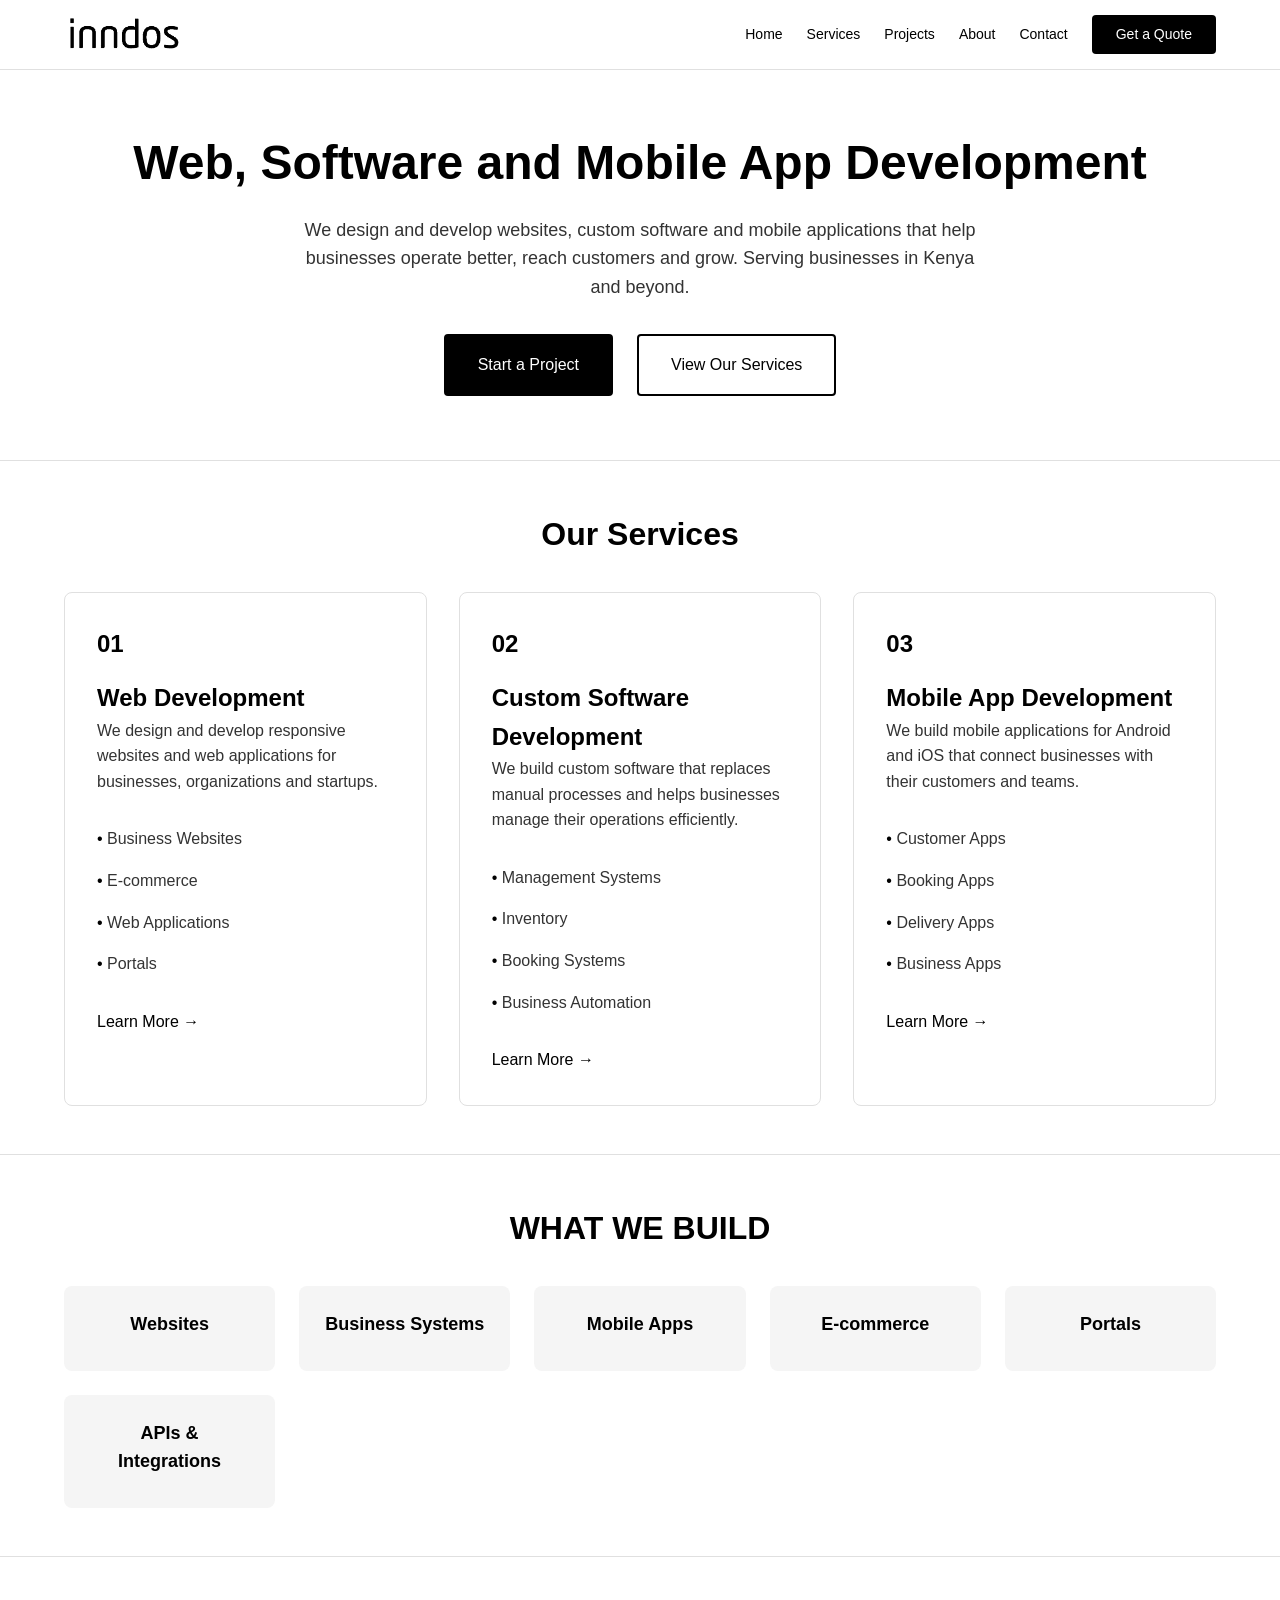
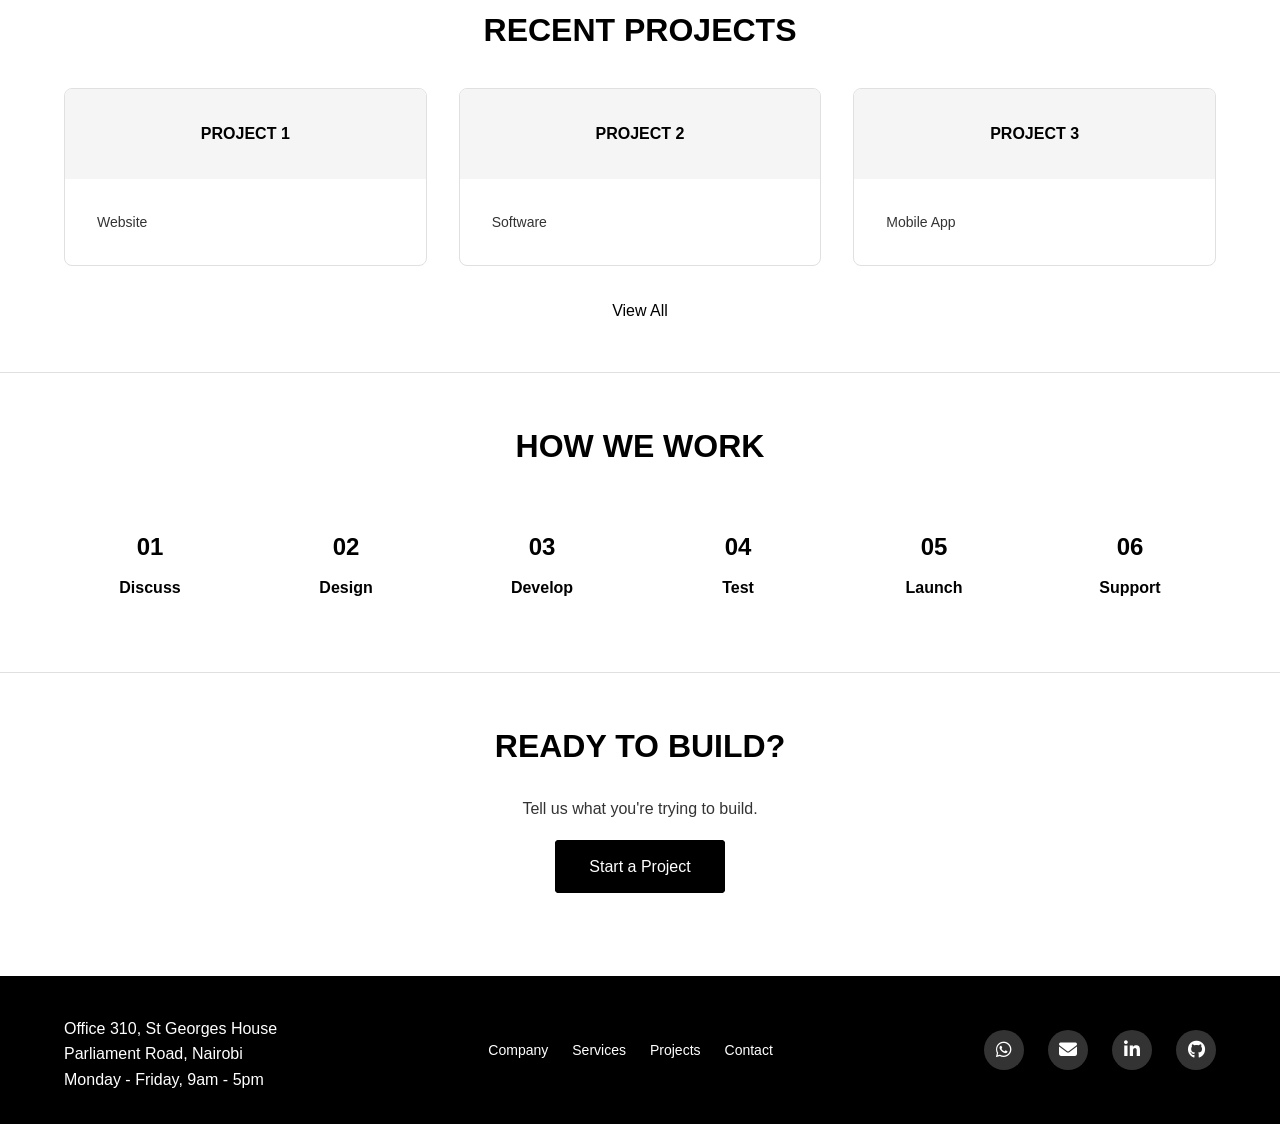
<file: index.html>
<!DOCTYPE html>
<html lang="en">
<head>
  <meta charset="UTF-8">
  <meta name="viewport" content="width=device-width, initial-scale=1.0">
  <title>Web, Software & Mobile App Development | Fortisec Inndos</title>
  <meta name="description" content="We build professional websites, custom business software and mobile applications for businesses in Kenya and beyond.">
  <meta name="keywords" content="web development, software development, mobile app development, web design, custom software, mobile applications, internal tools, Kenya">
  <meta name="author" content="Fortisec Inndos">
  <meta name="robots" content="index, follow">
  <link rel="canonical" href="https://www.fortisecinndos.com/">
  <meta property="og:type" content="website">
  <meta property="og:title" content="Web, Software & Mobile App Development | Fortisec Inndos">
  <meta property="og:description" content="We build professional websites, custom business software and mobile applications for businesses in Kenya and beyond.">
  <meta property="og:url" content="https://www.fortisecinndos.com/">
  <meta property="og:image" content="https://www.fortisecinndos.com/assets/images/og-image.jpg">
  <meta property="og:site_name" content="Fortisec Inndos">
  <meta name="twitter:card" content="summary_large_image">
  <meta name="twitter:title" content="Web, Software & Mobile App Development | Fortisec Inndos">
  <meta name="twitter:description" content="Websites, custom software and mobile applications for businesses in Kenya and beyond.">
  <meta name="twitter:image" content="https://www.fortisecinndos.com/assets/images/og-image.jpg">
  <script type="application/ld+json">
  {
    "@context": "https://schema.org",
    "@type": "Organization",
    "name": "Fortisec Inndos",
    "url": "https://www.fortisecinndos.com",
    "logo": "https://www.fortisecinndos.com/assets/logo.png",
    "description": "Web, software and mobile app development company.",
    "email": "support@inndos.com",
    "telephone": "+254 143 361799",
    "address": {
      "@type": "PostalAddress",
      "streetAddress": "Office 310, St Georges House, Parliament Road",
      "addressLocality": "Nairobi",
      "addressCountry": "KE"
    },
    "openingHours": "Mo-Fr 09:00-17:00"
  }
  </script>

  <link rel="stylesheet" href="css/styles.css">
  <link rel="stylesheet" href="https://cdnjs.cloudflare.com/ajax/libs/font-awesome/6.5.1/css/all.min.css">
</head>
<body>
  <header>
    <nav class="navbar">
      <div class="container">
        <a href="index.html" class="navbar-logo">
          <img src="assets/images/logo.png" alt="Fortisec Inndos Logo">
        </a>
        <div class="hamburger" onclick="toggleMenu()">
          <span></span>
          <span></span>
          <span></span>
        </div>
        <div class="navbar-nav">
          <a href="index.html">Home</a>
          <a href="services/index.html">Services</a>
          <a href="projects.html">Projects</a>
          <a href="about.html">About</a>
          <a href="contact.html">Contact</a>
          <a href="contact.html" class="btn-quote">Get a Quote</a>
        </div>
      </div>
    </nav>
  </header>
  <main>
    <section class="hero">
      <div class="container">
        <h1>Web, Software and Mobile App Development</h1>
        <p>We design and develop websites, custom software and mobile applications that help businesses operate better, reach customers and grow. Serving businesses in Kenya and beyond.</p>
        <div class="hero-buttons">
          <a href="contact.html" class="btn-primary">Start a Project</a>
          <a href="services/index.html" class="btn-secondary">View Our Services</a>
        </div>
      </div>
    </section>
    <section class="section">
      <div class="container">
        <h2 class="section-title">Our Services</h2>
        <div class="services-grid">
          <article class="service-card">
            <div class="service-number">01</div>
            <h2>Web Development</h2>
            <p>We design and develop responsive websites and web applications for businesses, organizations and startups.</p>
            <ul class="service-list">
              <li>Business Websites</li>
              <li>E-commerce</li>
              <li>Web Applications</li>
              <li>Portals</li>
            </ul>
            <a href="services/web-development.html" class="btn-learn-more">Learn More →</a>
          </article>
          <article class="service-card">
            <div class="service-number">02</div>
            <h2>Custom Software Development</h2>
            <p>We build custom software that replaces manual processes and helps businesses manage their operations efficiently.</p>
            <ul class="service-list">
              <li>Management Systems</li>
              <li>Inventory</li>
              <li>Booking Systems</li>
              <li>Business Automation</li>
            </ul>
            <a href="services/software-development.html" class="btn-learn-more">Learn More →</a>
          </article>
          <article class="service-card">
            <div class="service-number">03</div>
            <h2>Mobile App Development</h2>
            <p>We build mobile applications for Android and iOS that connect businesses with their customers and teams.</p>
            <ul class="service-list">
              <li>Customer Apps</li>
              <li>Booking Apps</li>
              <li>Delivery Apps</li>
              <li>Business Apps</li>
            </ul>
            <a href="services/mobile-development.html" class="btn-learn-more">Learn More →</a>
          </article>
        </div>
      </div>
    </section>
    <section class="section">
      <div class="container">
        <h2 class="section-title">WHAT WE BUILD</h2>
        <div class="what-we-build">
          <div class="build-item">
            <strong>Websites</strong>
          </div>
          <div class="build-item">
            <strong>Business Systems</strong>
          </div>
          <div class="build-item">
            <strong>Mobile Apps</strong>
          </div>
          <div class="build-item">
            <strong>E-commerce</strong>
          </div>
          <div class="build-item">
            <strong>Portals</strong>
          </div>
          <div class="build-item">
            <strong>APIs & Integrations</strong>
          </div>
        </div>
      </div>
    </section>
    <section class="section">
      <div class="container">
        <h2 class="section-title">RECENT PROJECTS</h2>
        <div class="projects-grid">
          <article class="project-card">
            <div class="project-card-header">PROJECT 1</div>
            <div class="project-card-body">
              <p>Website</p>
            </div>
          </article>
          <article class="project-card">
            <div class="project-card-header">PROJECT 2</div>
            <div class="project-card-body">
              <p>Software</p>
            </div>
          </article>
          <article class="project-card">
            <div class="project-card-header">PROJECT 3</div>
            <div class="project-card-body">
              <p>Mobile App</p>
            </div>
          </article>
        </div>
        <a href="projects.html" class="view-all">View All</a>
      </div>
    </section>
    <section class="section">
      <div class="container">
        <h2 class="section-title">HOW WE WORK</h2>
        <div class="process-steps">
          <div class="step">
            <div class="step-number">01</div>
            <div class="step-title">Discuss</div>
          </div>
          <div class="step">
            <div class="step-number">02</div>
            <div class="step-title">Design</div>
          </div>
          <div class="step">
            <div class="step-number">03</div>
            <div class="step-title">Develop</div>
          </div>
          <div class="step">
            <div class="step-number">04</div>
            <div class="step-title">Test</div>
          </div>
          <div class="step">
            <div class="step-number">05</div>
            <div class="step-title">Launch</div>
          </div>
          <div class="step">
            <div class="step-number">06</div>
            <div class="step-title">Support</div>
          </div>
        </div>
      </div>
    </section>
    <section class="section cta-section">
      <div class="container">
        <h2>READY TO BUILD?</h2>
        <p>Tell us what you're trying to build.</p>
        <a href="contact.html" class="btn-primary">Start a Project</a>
      </div>
    </section>
  </main>
  <footer class="footer">
    <div class="container">
      <div class="footer-content">
        <div class="footer-direction">
          <p>Office 310, St Georges House<br>Parliament Road, Nairobi<br>Monday - Friday, 9am - 5pm</p>
        </div>
        <div class="footer-links">
          <a href="about.html">Company</a>
          <a href="services/index.html">Services</a>
          <a href="projects.html">Projects</a>
          <a href="contact.html">Contact</a>
        </div>
        <div class="footer-social">
          <a href="https://wa.me/14155552671?text=Hi%2C%20I%27d%20like%20to%20know%20more"
            target="_blank"
            rel="noopener noreferrer"
            aria-label="WhatsApp">
            <i class="fab fa-whatsapp"></i>
          </a>
          <a href="mailto:support@inndos.com?subject=Enquiry&body=Hi%2C%20I%27d%20like%20to%20know%20more"
            target="_blank"
            rel="noopener noreferrer"
            aria-label="Email">
            <i class="fas fa-envelope"></i>
          </a>
          <a href="https://www.linkedin.com/in/your-username"
            target="_blank"
            rel="noopener noreferrer"
            aria-label="LinkedIn">
            <i class="fab fa-linkedin-in"></i>
          </a>
          <a href="https://github.com/your-username"
            target="_blank"
            rel="noopener noreferrer"
            aria-label="GitHub">
            <i class="fab fa-github"></i>
          </a>
        </div>
      </div>
    </div>
  </footer>
  <script>
    function toggleMenu() {
      const hamburger = document.querySelector('.hamburger');
      const nav = document.querySelector('.navbar-nav');
      hamburger.classList.toggle('active');
      nav.classList.toggle('active');
    }
  </script>
</body>
</html>
</file>
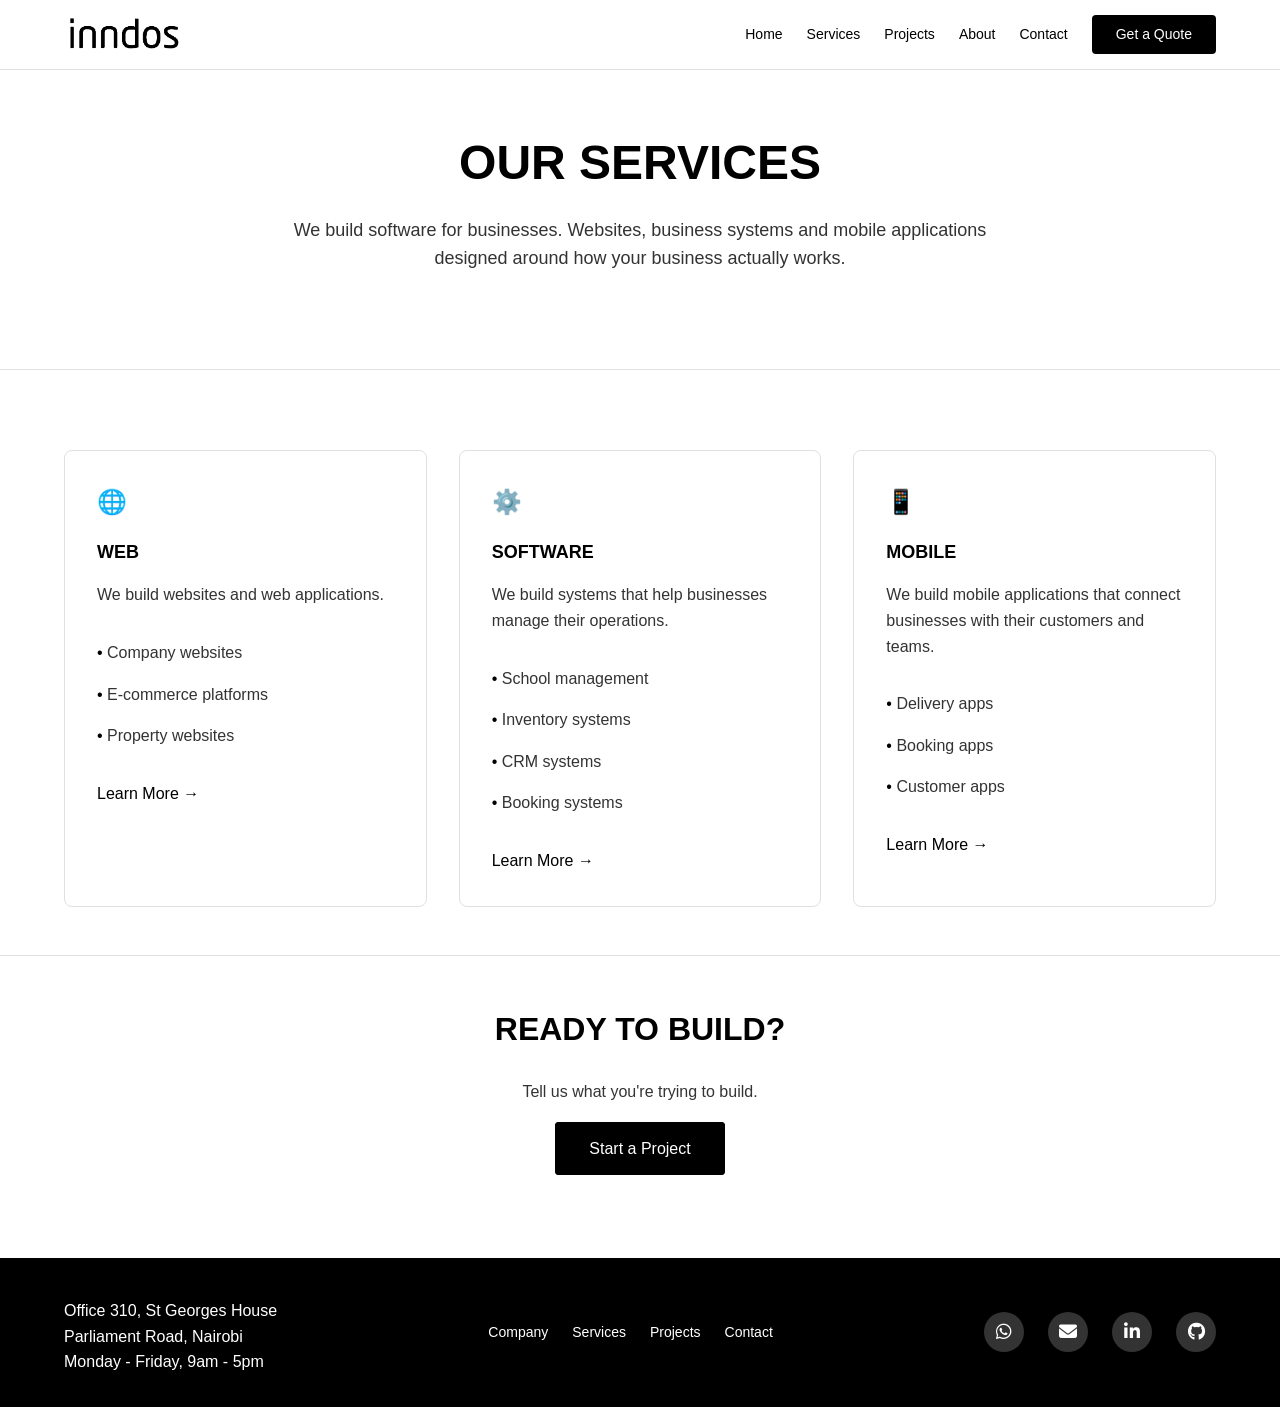
<file: services/index.html>
<!DOCTYPE html>
<html lang="en">
<head>
  <meta charset="UTF-8">
  <meta name="viewport" content="width=device-width, initial-scale=1.0">
  <!-- Primary SEO Metadata -->
  <title>Our Services | Web, Software & Mobile Development | Fortisec Inndos</title>
  <meta name="description" content="We build websites, custom business software and mobile applications for businesses in Kenya. Explore our web development, software development and mobile app services.">
  <meta name="keywords" content="web development services, software development services, mobile app development, Kenya">
  <meta name="author" content="Fortisec Inndos">
  <meta name="robots" content="index, follow">
  <link rel="canonical" href="https://www.fortisecinndos.com/services/">
  <!-- Open Graph Metadata -->
  <meta property="og:type" content="website">
  <meta property="og:title" content="Our Services | Web, Software & Mobile Development | Fortisec Inndos">
  <meta property="og:description" content="We build websites, custom business software and mobile applications for businesses in Kenya.">
  <meta property="og:url" content="https://www.fortisecinndos.com/services/">
  <meta property="og:image" content="https://www.fortisecinndos.com/assets/images/og-image.jpg">
  <meta property="og:site_name" content="Fortisec Inndos">
  <!-- Twitter/X Metadata -->
  <meta name="twitter:card" content="summary_large_image">
  <meta name="twitter:title" content="Our Services | Fortisec Inndos">
  <meta name="twitter:description" content="We build websites, custom software and mobile applications for businesses in Kenya.">
  <meta name="twitter:image" content="https://www.fortisecinndos.com/assets/images/og-image.jpg">
  <link rel="stylesheet" href="../css/styles.css">
  <link rel="stylesheet" href="https://cdnjs.cloudflare.com/ajax/libs/font-awesome/6.5.1/css/all.min.css">
</head>
<body>
  <nav class="navbar">
    <div class="container">
      <a href="../index.html" class="navbar-logo">
        <img src="../assets/images/logo.png" alt="Fortisec Inndos Logo">
      </a>
      <div class="hamburger" onclick="toggleMenu()">
        <span></span>
        <span></span>
        <span></span>
      </div>
      <div class="navbar-nav">
        <a href="../index.html">Home</a>
        <a href="index.html">Services</a>
        <a href="../projects.html">Projects</a>
        <a href="../about.html">About</a>
        <a href="../contact.html">Contact</a>
        <a href="../contact.html" class="btn-quote">Get a Quote</a>
      </div>
    </div>
  </nav>
  <section class="hero">
    <div class="container">
      <h1>OUR SERVICES</h1>
      <p>We build software for businesses. Websites, business systems and mobile applications designed around how your business actually works.</p>
    </div>
  </section>
  <section class="section">
    <div class="container">
      <div class="services-grid">
        <div class="service-card">
          <div class="service-number">🌐</div>
          <h3>WEB</h3>
          <p>We build websites and web applications.</p>
          <ul class="service-list">
            <li>Company websites</li>
            <li>E-commerce platforms</li>
            <li>Property websites</li>
          </ul>
          <a href="web-development.html" class="btn-learn-more">Learn More →</a>
        </div>
        <div class="service-card">
          <div class="service-number">⚙️</div>
          <h3>SOFTWARE</h3>
          <p>We build systems that help businesses manage their operations.</p>
          <ul class="service-list">
            <li>School management</li>
            <li>Inventory systems</li>
            <li>CRM systems</li>
            <li>Booking systems</li>
          </ul>
          <a href="software-development.html" class="btn-learn-more">Learn More →</a>
        </div>
        <div class="service-card">
          <div class="service-number">📱</div>
          <h3>MOBILE</h3>
          <p>We build mobile applications that connect businesses with their customers and teams.</p>
          <ul class="service-list">
            <li>Delivery apps</li>
            <li>Booking apps</li>
            <li>Customer apps</li>
          </ul>
          <a href="mobile-development.html" class="btn-learn-more">Learn More →</a>
        </div>
      </div>
    </div>
  </section>
  <section class="section cta-section">
    <div class="container">
      <h2>READY TO BUILD?</h2>
      <p>Tell us what you're trying to build.</p>
      <a href="../contact.html" class="btn-primary">Start a Project</a>
    </div>
  </section>
  <footer class="footer">
    <div class="container">
      <div class="footer-content">
        <div class="footer-direction">
          <p>Office 310, St Georges House<br>Parliament Road, Nairobi<br>Monday - Friday, 9am - 5pm</p>
        </div>
        <div class="footer-links">
          <a href="../about.html">Company</a>
          <a href="index.html">Services</a>
          <a href="../projects.html">Projects</a>
          <a href="../contact.html">Contact</a>
        </div>
        <div class="footer-social">
          <a href="https://wa.me/14155552671?text=Hi%2C%20I%27d%20like%20to%20know%20more"
            target="_blank"
            rel="noopener noreferrer"
            aria-label="WhatsApp">
            <i class="fab fa-whatsapp"></i>
          </a>
          <a href="mailto:support@inndos.com?subject=Enquiry&body=Hi%2C%20I%27d%20like%20to%20know%20more"
            target="_blank"
            rel="noopener noreferrer"
            aria-label="Email">
            <i class="fas fa-envelope"></i>
          </a>
          <a href="https://www.linkedin.com/in/your-username"
            target="_blank"
            rel="noopener noreferrer"
            aria-label="LinkedIn">
            <i class="fab fa-linkedin-in"></i>
          </a>
          <a href="https://github.com/your-username"
            target="_blank"
            rel="noopener noreferrer"
            aria-label="GitHub">
            <i class="fab fa-github"></i>
          </a>
        </div>
      </div>
    </div>
  </footer>
  <script>
    function toggleMenu() {
      const hamburger = document.querySelector('.hamburger');
      const nav = document.querySelector('.navbar-nav');
      hamburger.classList.toggle('active');
      nav.classList.toggle('active');
    }
  </script>
</body>
</html>
</file>
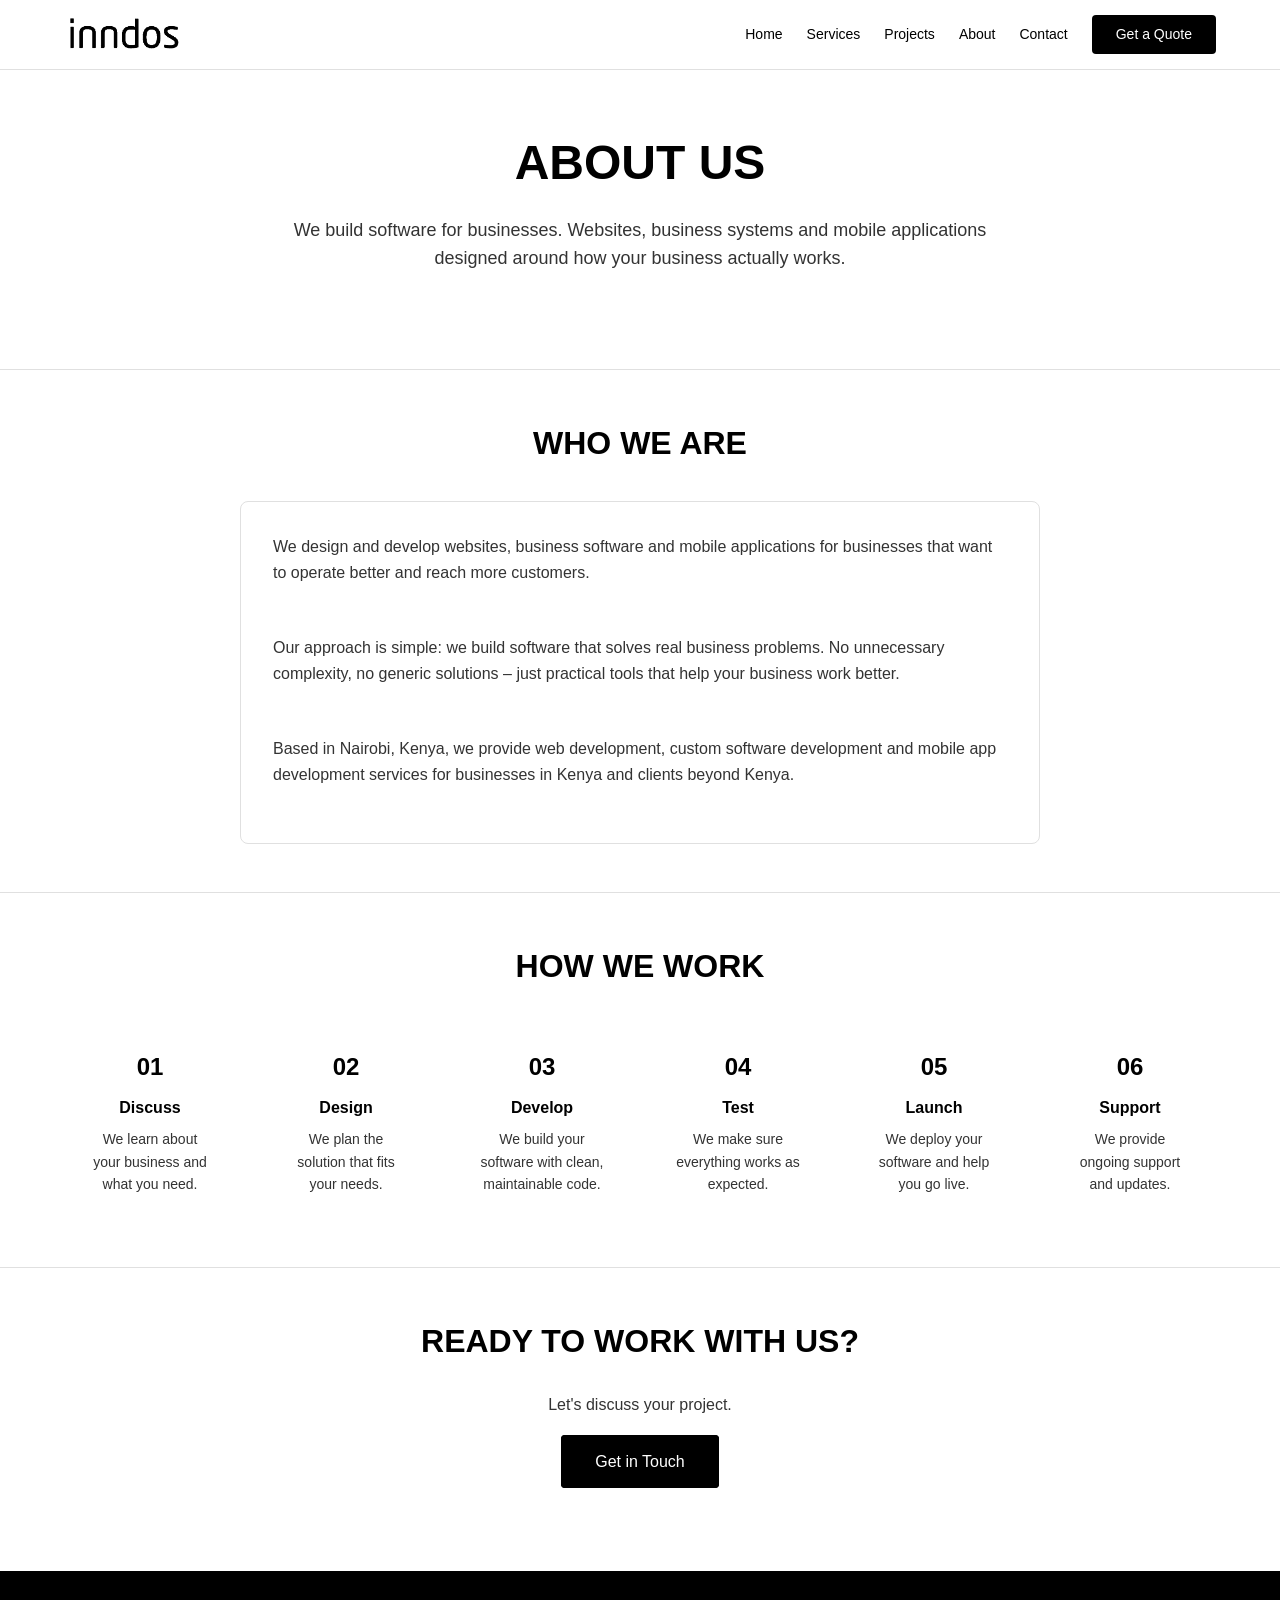
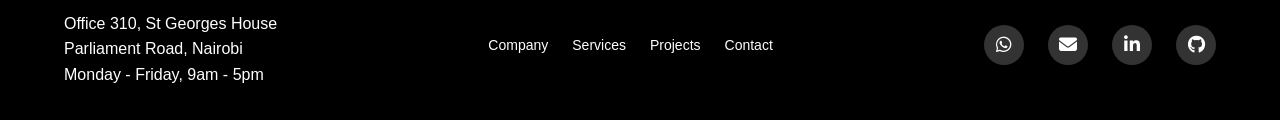
<file: about.html>
<!DOCTYPE html>
<html lang="en">
<head>
  <meta charset="UTF-8">
  <meta name="viewport" content="width=device-width, initial-scale=1.0">
  <title>About Us | Fortisec Inndos</title>
  <meta name="description" content="Learn about Fortisec Inndos - a web, software and mobile app development company based in Nairobi, Kenya. We build practical software solutions for businesses.">
  <meta name="keywords" content="about Fortisec Inndos, software company Kenya, web development company Nairobi">
  <meta name="author" content="Fortisec Inndos">
  <meta name="robots" content="index, follow">
  <link rel="canonical" href="https://www.fortisecinndos.com/about/">
  <meta property="og:type" content="website">
  <meta property="og:title" content="About Us | Fortisec Inndos">
  <meta property="og:description" content="Learn about Fortisec Inndos - a web, software and mobile app development company based in Nairobi, Kenya.">
  <meta property="og:url" content="https://www.fortisecinndos.com/about/">
  <meta property="og:image" content="https://www.fortisecinndos.com/assets/images/og-image.jpg">
  <meta property="og:site_name" content="Fortisec Inndos">
  <meta name="twitter:card" content="summary_large_image">
  <meta name="twitter:title" content="About Us | Fortisec Inndos">
  <meta name="twitter:description" content="Learn about Fortisec Inndos - a web, software and mobile app development company based in Nairobi, Kenya.">
  <meta name="twitter:image" content="https://www.fortisecinndos.com/assets/images/og-image.jpg">
  <link rel="stylesheet" href="css/styles.css">
  <link rel="stylesheet" href="https://cdnjs.cloudflare.com/ajax/libs/font-awesome/6.5.1/css/all.min.css">
</head>
<body>
  <nav class="navbar">
    <div class="container">
      <a href="index.html" class="navbar-logo">
        <img src="assets/images/logo.png" alt="Fortisec Inndos Logo">
      </a>
      <div class="hamburger" onclick="toggleMenu()">
        <span></span>
        <span></span>
        <span></span>
      </div>
      <div class="navbar-nav">
        <a href="index.html">Home</a>
        <a href="services/index.html">Services</a>
        <a href="projects.html">Projects</a>
        <a href="about.html">About</a>
        <a href="contact.html">Contact</a>
        <a href="contact.html" class="btn-quote">Get a Quote</a>
      </div>
    </div>
  </nav>
  <section class="hero">
    <div class="container">
      <h1>ABOUT US</h1>
      <p>We build software for businesses. Websites, business systems and mobile applications designed around how your business actually works.</p>
    </div>
  </section>
  <section class="section">
    <div class="container">
      <h2 class="section-title">WHO WE ARE</h2>
      <div class="service-card" style="max-width: 800px; margin: 0 auto;">
        <p>We design and develop websites, business software and mobile applications for businesses that want to operate better and reach more customers.</p>
        <br>
        <p>Our approach is simple: we build software that solves real business problems. No unnecessary complexity, no generic solutions – just practical tools that help your business work better.</p>
        <br>
        <p>Based in Nairobi, Kenya, we provide web development, custom software development and mobile app development services for businesses in Kenya and clients beyond Kenya.</p>
      </div>
    </div>
  </section>
  <section class="section">
    <div class="container">
      <h2 class="section-title">HOW WE WORK</h2>
      <div class="process-steps">
        <div class="step">
          <div class="step-number">01</div>
          <div class="step-title">Discuss</div>
          <p style="font-size: 14px; color: var(--color-text-secondary); margin-top: 8px;">We learn about your business and what you need.</p>
        </div>
        <div class="step">
          <div class="step-number">02</div>
          <div class="step-title">Design</div>
          <p style="font-size: 14px; color: var(--color-text-secondary); margin-top: 8px;">We plan the solution that fits your needs.</p>
        </div>
        <div class="step">
          <div class="step-number">03</div>
          <div class="step-title">Develop</div>
          <p style="font-size: 14px; color: var(--color-text-secondary); margin-top: 8px;">We build your software with clean, maintainable code.</p>
        </div>
        <div class="step">
          <div class="step-number">04</div>
          <div class="step-title">Test</div>
          <p style="font-size: 14px; color: var(--color-text-secondary); margin-top: 8px;">We make sure everything works as expected.</p>
        </div>
        <div class="step">
          <div class="step-number">05</div>
          <div class="step-title">Launch</div>
          <p style="font-size: 14px; color: var(--color-text-secondary); margin-top: 8px;">We deploy your software and help you go live.</p>
        </div>
        <div class="step">
          <div class="step-number">06</div>
          <div class="step-title">Support</div>
          <p style="font-size: 14px; color: var(--color-text-secondary); margin-top: 8px;">We provide ongoing support and updates.</p>
        </div>
      </div>
    </div>
  </section>
  <section class="section cta-section">
    <div class="container">
      <h2>READY TO WORK WITH US?</h2>
      <p>Let's discuss your project.</p>
      <a href="contact.html" class="btn-primary">Get in Touch</a>
    </div>
  </section>
  <footer class="footer">
    <div class="container">
      <div class="footer-content">
        <div class="footer-direction">
          <p>Office 310, St Georges House<br>Parliament Road, Nairobi<br>Monday - Friday, 9am - 5pm</p>
        </div>
        <div class="footer-links">
          <a href="about.html">Company</a>
          <a href="services/index.html">Services</a>
          <a href="projects.html">Projects</a>
          <a href="contact.html">Contact</a>
        </div>
        <div class="footer-social">
          <a href="https://wa.me/14155552671?text=Hi%2C%20I%27d%20like%20to%20know%20more"
            target="_blank"
            rel="noopener noreferrer"
            aria-label="WhatsApp">
            <i class="fab fa-whatsapp"></i>
          </a>
          <a href="mailto:support@inndos.com?subject=Enquiry&body=Hi%2C%20I%27d%20like%20to%20know%20more"
            target="_blank"
            rel="noopener noreferrer"
            aria-label="Email">
            <i class="fas fa-envelope"></i>
          </a>
          <a href="https://www.linkedin.com/in/your-username"
            target="_blank"
            rel="noopener noreferrer"
            aria-label="LinkedIn">
            <i class="fab fa-linkedin-in"></i>
          </a>
          <a href="https://github.com/your-username"
            target="_blank"
            rel="noopener noreferrer"
            aria-label="GitHub">
            <i class="fab fa-github"></i>
          </a>
        </div>
      </div>
    </div>
  </footer>
  <script>
    function toggleMenu() {
      const hamburger = document.querySelector('.hamburger');
      const nav = document.querySelector('.navbar-nav');
      hamburger.classList.toggle('active');
      nav.classList.toggle('active');
    }
  </script>
</body>
</html>
</file>
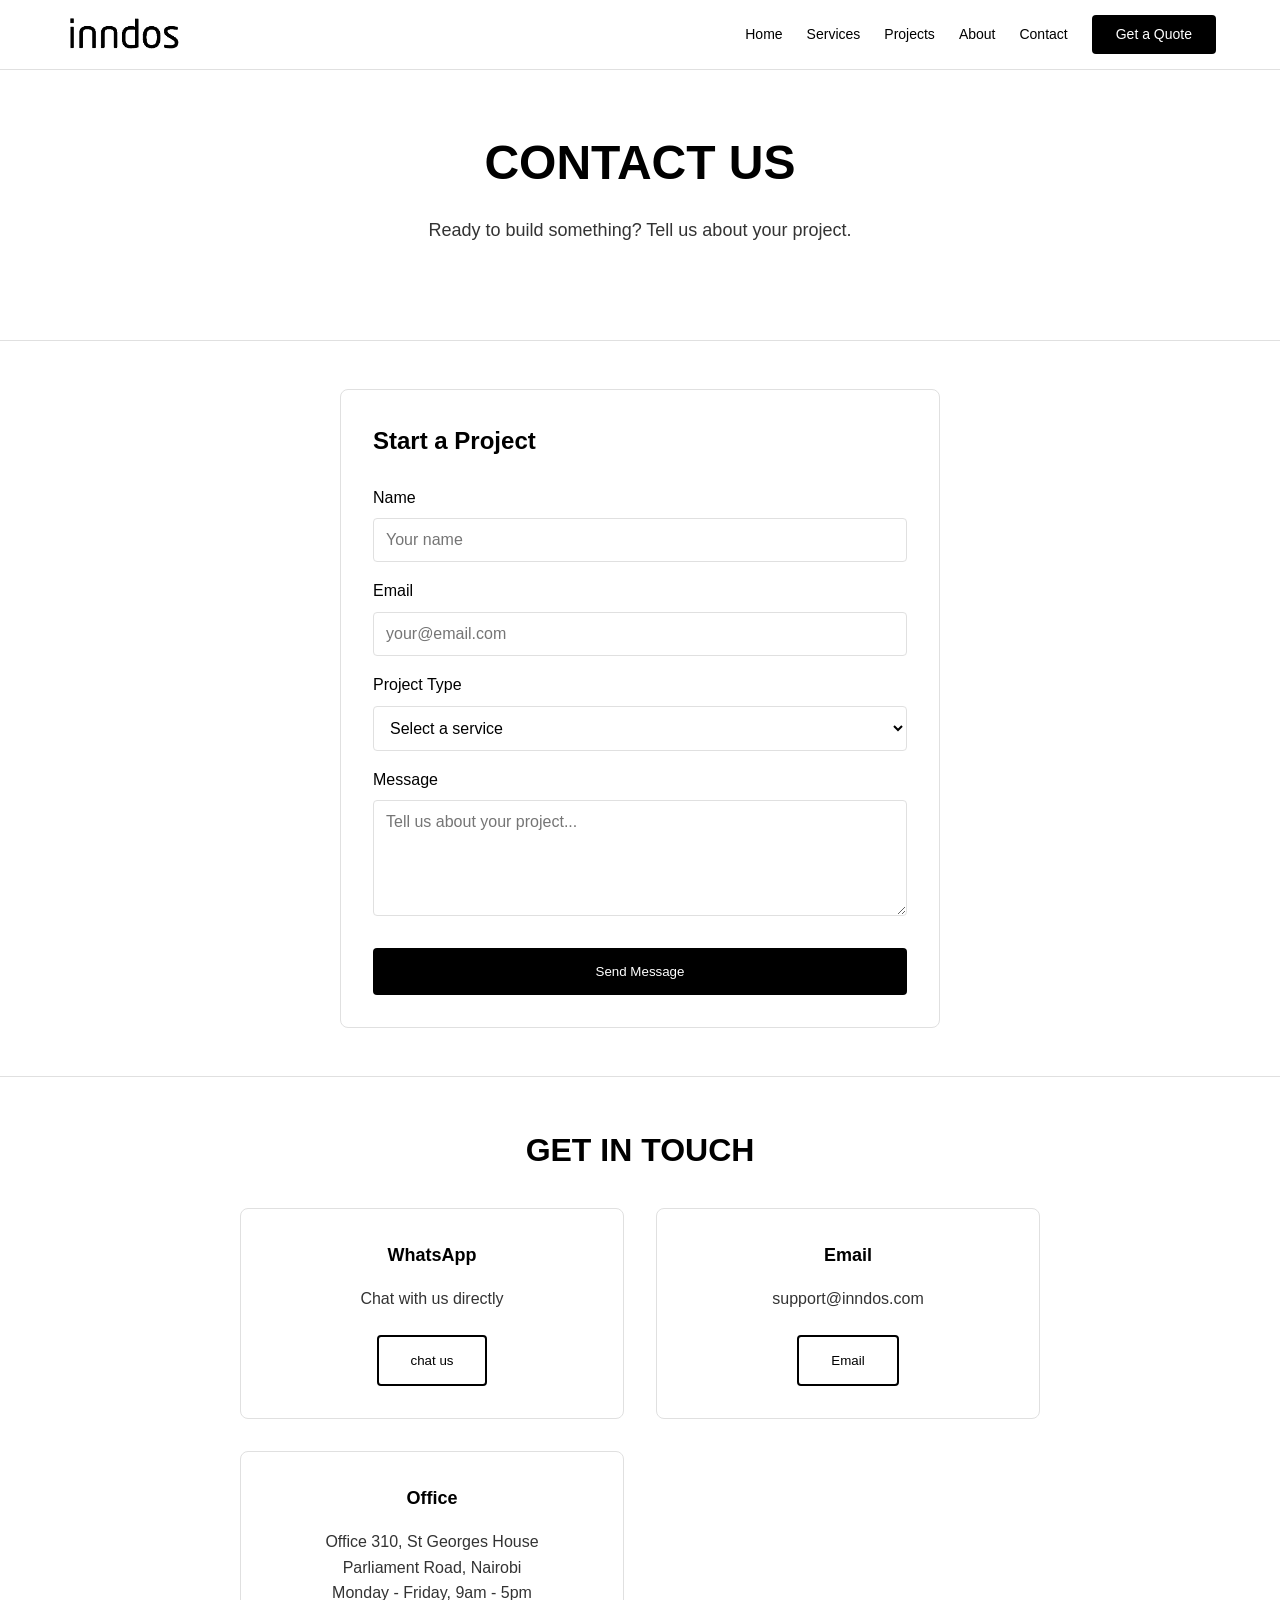
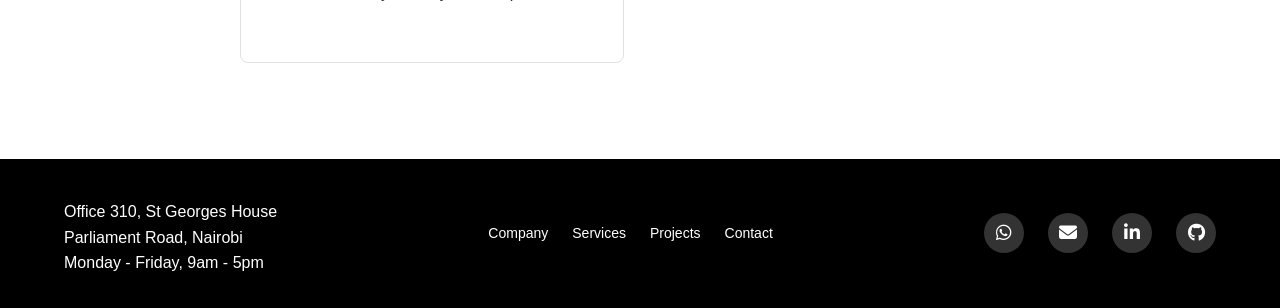
<file: contact.html>
<!DOCTYPE html>
<html lang="en">
<head>
  <meta charset="UTF-8">
  <meta name="viewport" content="width=device-width, initial-scale=1.0">
  <title>Contact Us | Fortisec Inndos</title>
  <meta name="description" content="Get in touch with Fortisec Inndos for web development, software development and mobile app development services. Visit our office in Nairobi, Kenya or contact us online.">
  <meta name="keywords" content="contact Fortisec Inndos, web development Kenya, software company Nairobi">
  <meta name="author" content="Fortisec Inndos">
  <meta name="robots" content="index, follow">
  <link rel="canonical" href="https://www.fortisecinndos.com/contact/">
  <meta property="og:type" content="website">
  <meta property="og:title" content="Contact Us | Fortisec Inndos">
  <meta property="og:description" content="Get in touch with Fortisec Inndos for web development, software development and mobile app development services.">
  <meta property="og:url" content="https://www.fortisecinndos.com/contact/">
  <meta property="og:image" content="https://www.fortisecinndos.com/assets/images/og-image.jpg">
  <meta property="og:site_name" content="Fortisec Inndos">
  <meta name="twitter:card" content="summary_large_image">
  <meta name="twitter:title" content="Contact Us | Fortisec Inndos">
  <meta name="twitter:description" content="Get in touch with Fortisec Inndos for web development, software development and mobile app development services.">
  <meta name="twitter:image" content="https://www.fortisecinndos.com/assets/images/og-image.jpg">
  <link rel="stylesheet" href="css/styles.css">
  <link rel="stylesheet" href="https://cdnjs.cloudflare.com/ajax/libs/font-awesome/6.5.1/css/all.min.css">
</head>
<body>
  <nav class="navbar">
    <div class="container">
      <a href="index.html" class="navbar-logo">
        <img src="assets/images/logo.png" alt="Fortisec Inndos Logo">
      </a>
      <div class="hamburger" onclick="toggleMenu()">
        <span></span>
        <span></span>
        <span></span>
      </div>
      <div class="navbar-nav">
        <a href="index.html">Home</a>
        <a href="services/index.html">Services</a>
        <a href="projects.html">Projects</a>
        <a href="about.html">About</a>
        <a href="contact.html">Contact</a>
        <a href="contact.html" class="btn-quote">Get a Quote</a>
      </div>
    </div>
  </nav>
  <section class="hero">
    <div class="container">
      <h1>CONTACT US</h1>
      <p>Ready to build something? Tell us about your project.</p>
    </div>
  </section>
  <section class="section">
    <div class="container">
      <div class="service-card" style="max-width: 600px; margin: 0 auto;">
        <h2 style="margin-bottom: 24px;">Start a Project</h2>
        <form style="display: flex; flex-direction: column; gap: 16px;">
          <div>
            <label style="display: block; margin-bottom: 8px; font-weight: 500;">Name</label>
            <input type="text" style="width: 100%; padding: 12px; border: 1px solid var(--color-border); border-radius: 4px; font-family: var(--font-family); font-size: var(--font-size-base);" placeholder="Your name">
          </div>
          <div>
            <label style="display: block; margin-bottom: 8px; font-weight: 500;">Email</label>
            <input type="email" style="width: 100%; padding: 12px; border: 1px solid var(--color-border); border-radius: 4px; font-family: var(--font-family); font-size: var(--font-size-base);" placeholder="your@email.com">
          </div>
          <div>
            <label style="display: block; margin-bottom: 8px; font-weight: 500;">Project Type</label>
            <select style="width: 100%; padding: 12px; border: 1px solid var(--color-border); border-radius: 4px; font-family: var(--font-family); font-size: var(--font-size-base); background-color: var(--color-bg);">
              <option>Select a service</option>
              <option>Web Development</option>
              <option>Software Development</option>
              <option>Mobile App Development</option>
              <option>Other</option>
            </select>
          </div>
          <div>
            <label style="display: block; margin-bottom: 8px; font-weight: 500;">Message</label>
            <textarea rows="5" style="width: 100%; padding: 12px; border: 1px solid var(--color-border); border-radius: 4px; font-family: var(--font-family); font-size: var(--font-size-base); resize: vertical;" placeholder="Tell us about your project..."></textarea>
          </div>
          <button type="submit" class="btn-primary" style="border: none; cursor: pointer; margin-top: 8px;">Send Message</button>
        </form>
      </div>
    </div>
  </section>
  <section class="section">
    <div class="container">
      <h2 class="section-title">GET IN TOUCH</h2>
      <div class="services-grid" style="max-width: 800px; margin: 0 auto;">
        <div class="service-card" style="text-align: center;">
          <h3>WhatsApp</h3>
          <p style="margin-top: 8px;">Chat with us directly</p>
          <button class="btn-secondary " >
            <a href="https://wa.me/14155552671?text=Hi%2C%20I%27d%20like%20to%20know%20more"
              target="_blank"
              rel="noopener noreferrer" >
              chat us
            </a>
          </button>
        </div>
        <div class="service-card" style="text-align: center;">
          <h3>Email</h3>
          <p style="margin-top: 8px;">support@inndos.com</p>
          <button class="btn-secondary ">
            <a href="mailto:support@inndos.com?subject=Enquiry&body=Hi%2C%20I%27d%20like%20to%20know%20more"
              target="_blank"
              rel="noopener noreferrer">
              Email
            </a>
          </button>
        </div>
        <div class="service-card" style="text-align: center;">
          <h3>Office</h3>
          <p style="margin-top: 8px;">Office 310, St Georges House<br>Parliament Road, Nairobi<br>Monday - Friday, 9am - 5pm</p>
        </div>
      </div>
    </div>
  </section>
  <footer class="footer">
    <div class="container">
      <div class="footer-content">
        <div class="footer-direction">
          <p>Office 310, St Georges House<br>Parliament Road, Nairobi<br>Monday - Friday, 9am - 5pm</p>
        </div>
        <div class="footer-links">
          <a href="about.html">Company</a>
          <a href="services/index.html">Services</a>
          <a href="projects.html">Projects</a>
          <a href="contact.html">Contact</a>
        </div>
        <div class="footer-social">
          <a href="https://wa.me/14155552671?text=Hi%2C%20I%27d%20like%20to%20know%20more"
            target="_blank"
            rel="noopener noreferrer"
            aria-label="WhatsApp">
            <i class="fab fa-whatsapp"></i>
          </a>
          <a href="mailto:support@inndos.com?subject=Enquiry&body=Hi%2C%20I%27d%20like%20to%20know%20more"
            target="_blank"
            rel="noopener noreferrer"
            aria-label="Email">
            <i class="fas fa-envelope"></i>
          </a>
          <a href="https://www.linkedin.com/in/your-username"
            target="_blank"
            rel="noopener noreferrer"
            aria-label="LinkedIn">
            <i class="fab fa-linkedin-in"></i>
          </a>
          <a href="https://github.com/your-username"
            target="_blank"
            rel="noopener noreferrer"
            aria-label="GitHub">
            <i class="fab fa-github"></i>
          </a>
        </div>
      </div>
    </div>
  </footer>
  <script>
    function toggleMenu() {
      const hamburger = document.querySelector('.hamburger');
      const nav = document.querySelector('.navbar-nav');
      hamburger.classList.toggle('active');
      nav.classList.toggle('active');
    }
  </script>
</body>
</html>
</file>
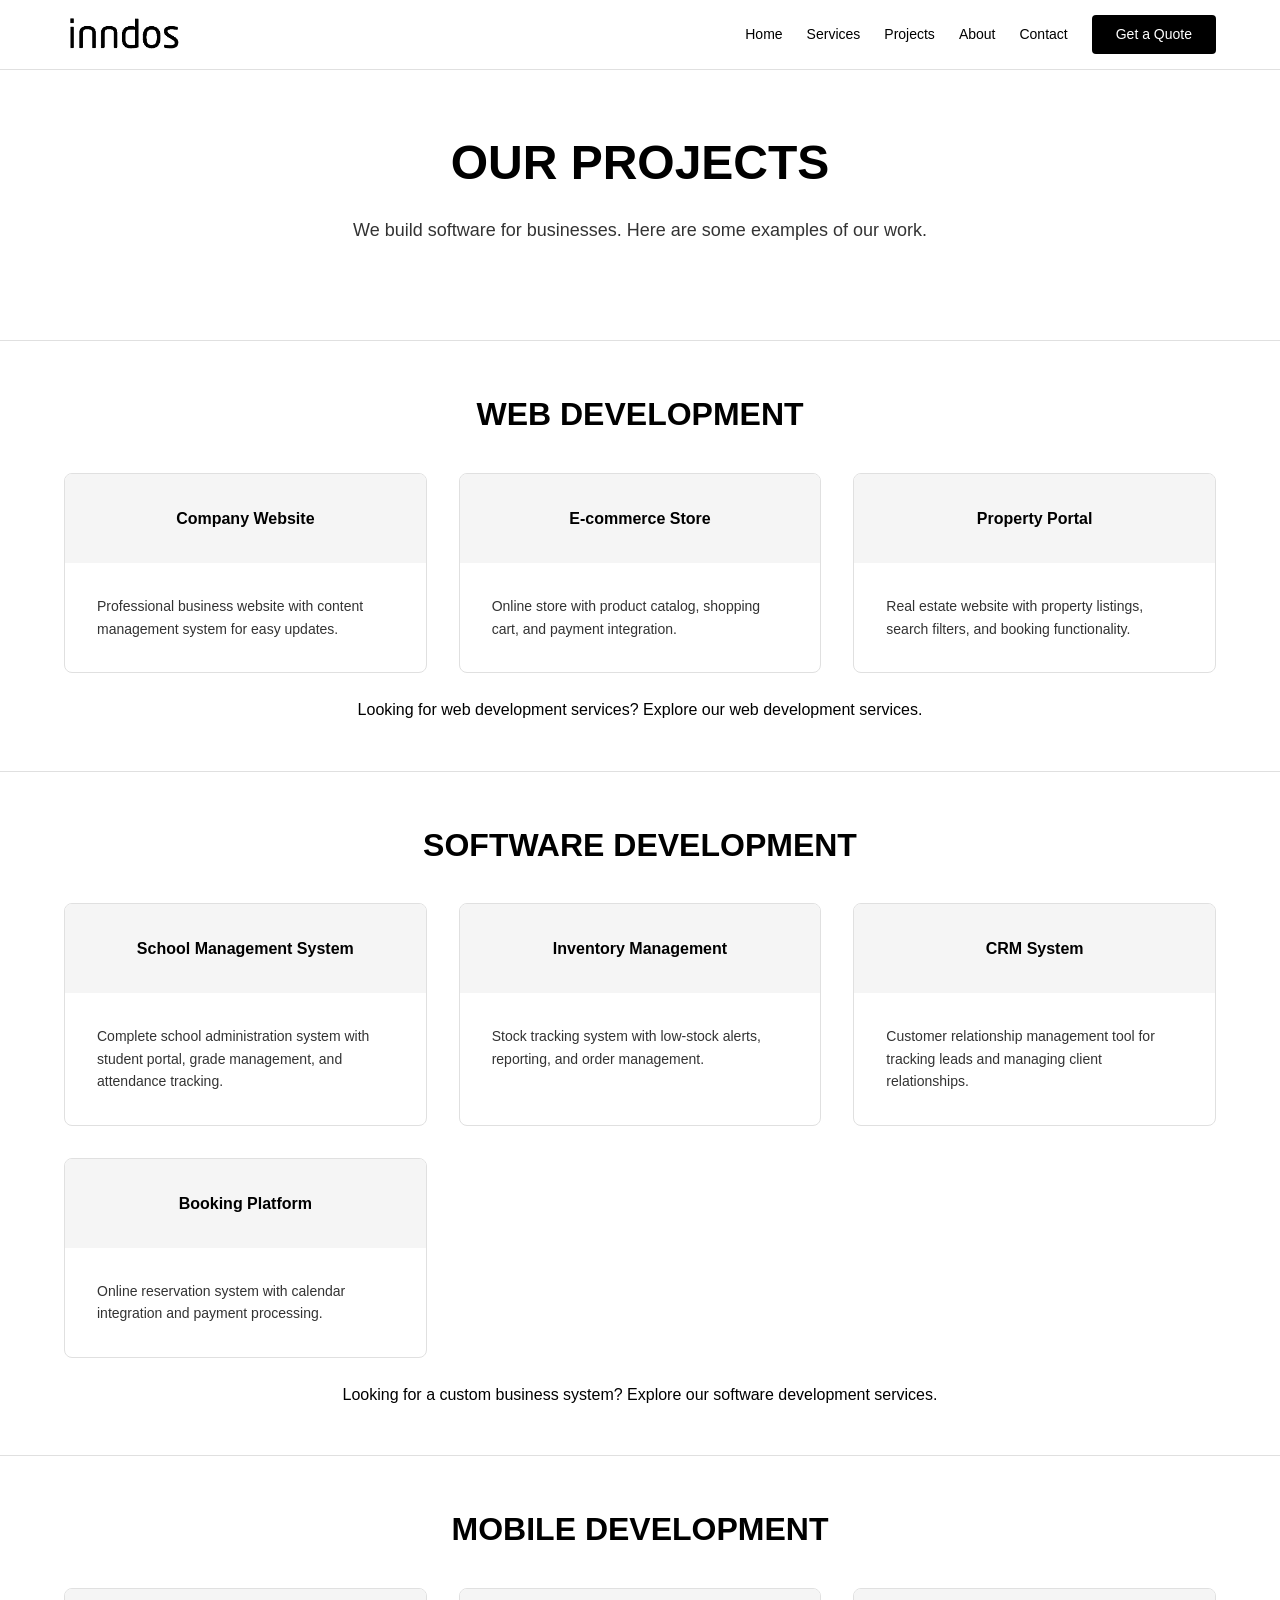
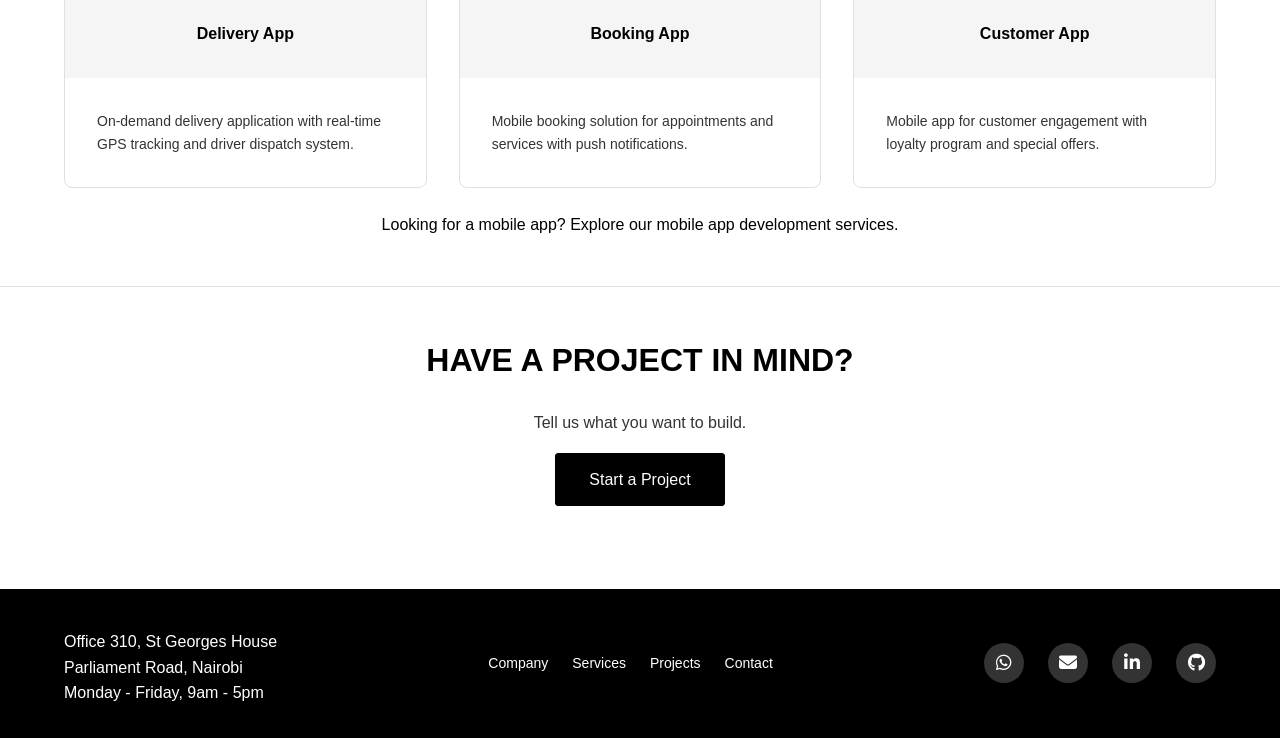
<file: projects.html>
<!DOCTYPE html>
<html lang="en">
<head>
  <meta charset="UTF-8">
  <meta name="viewport" content="width=device-width, initial-scale=1.0">
  <title>Our Projects | Web, Software & Mobile Development | Fortisec Inndos</title>
  <meta name="description" content="View our portfolio of web development, software development and mobile app projects. Websites, business systems and mobile applications built for businesses in Kenya.">
  <meta name="keywords" content="web development projects, software development projects, mobile app projects, Kenya">
  <meta name="author" content="Fortisec Inndos">
  <meta name="robots" content="index, follow">
  <link rel="canonical" href="https://www.fortisecinndos.com/projects/">
  <meta property="og:type" content="website">
  <meta property="og:title" content="Our Projects | Web, Software & Mobile Development | Fortisec Inndos">
  <meta property="og:description" content="View our portfolio of web development, software development and mobile app projects built for businesses in Kenya.">
  <meta property="og:url" content="https://www.fortisecinndos.com/projects/">
  <meta property="og:image" content="https://www.fortisecinndos.com/assets/images/og-image.jpg">
  <meta property="og:site_name" content="Fortisec Inndos">
  <meta name="twitter:card" content="summary_large_image">
  <meta name="twitter:title" content="Our Projects | Fortisec Inndos">
  <meta name="twitter:description" content="View our portfolio of web development, software development and mobile app projects built for businesses in Kenya.">
  <meta name="twitter:image" content="https://www.fortisecinndos.com/assets/images/og-image.jpg">
  <link rel="stylesheet" href="css/styles.css">
  <link rel="stylesheet" href="https://cdnjs.cloudflare.com/ajax/libs/font-awesome/6.5.1/css/all.min.css">
</head>
<body>
  <nav class="navbar">
    <div class="container">
      <a href="index.html" class="navbar-logo">
        <img src="assets/images/logo.png" alt="Fortisec Inndos Logo">
      </a>
      <div class="hamburger" onclick="toggleMenu()">
        <span></span>
        <span></span>
        <span></span>
      </div>
      <div class="navbar-nav">
        <a href="index.html">Home</a>
        <a href="services/index.html">Services</a>
        <a href="projects.html">Projects</a>
        <a href="about.html">About</a>
        <a href="contact.html">Contact</a>
        <a href="contact.html" class="btn-quote">Get a Quote</a>
      </div>
    </div>
  </nav>
  <section class="hero">
    <div class="container">
      <h1>OUR PROJECTS</h1>
      <p>We build software for businesses. Here are some examples of our work.</p>
    </div>
  </section>
  <section class="section">
    <div class="container">
      <h2 class="section-title">WEB DEVELOPMENT</h2>
      <div class="projects-grid">
        <div class="project-card">
          <div class="project-card-header">Company Website</div>
          <div class="project-card-body">
            <p>Professional business website with content management system for easy updates.</p>
          </div>
        </div>
        <div class="project-card">
          <div class="project-card-header">E-commerce Store</div>
          <div class="project-card-body">
            <p>Online store with product catalog, shopping cart, and payment integration.</p>
          </div>
        </div>
        <div class="project-card">
          <div class="project-card-header">Property Portal</div>
          <div class="project-card-body">
            <p>Real estate website with property listings, search filters, and booking functionality.</p>
          </div>
        </div>
      </div>
      <p style="text-align: center; margin-top: 24px;">Looking for web development services? <a href="services/web-development.html" style="font-weight: 500;">Explore our web development services</a>.</p>
    </div>
  </section>
  <section class="section">
    <div class="container">
      <h2 class="section-title">SOFTWARE DEVELOPMENT</h2>
      <div class="projects-grid">
        <div class="project-card">
          <div class="project-card-header">School Management System</div>
          <div class="project-card-body">
            <p>Complete school administration system with student portal, grade management, and attendance tracking.</p>
          </div>
        </div>
        <div class="project-card">
          <div class="project-card-header">Inventory Management</div>
          <div class="project-card-body">
            <p>Stock tracking system with low-stock alerts, reporting, and order management.</p>
          </div>
        </div>
        <div class="project-card">
          <div class="project-card-header">CRM System</div>
          <div class="project-card-body">
            <p>Customer relationship management tool for tracking leads and managing client relationships.</p>
          </div>
        </div>
        <div class="project-card">
          <div class="project-card-header">Booking Platform</div>
          <div class="project-card-body">
            <p>Online reservation system with calendar integration and payment processing.</p>
          </div>
        </div>
      </div>
      <p style="text-align: center; margin-top: 24px;">Looking for a custom business system? <a href="services/software-development.html" style="font-weight: 500;">Explore our software development services</a>.</p>
    </div>
  </section>
  <section class="section">
    <div class="container">
      <h2 class="section-title">MOBILE DEVELOPMENT</h2>
      <div class="projects-grid">
        <div class="project-card">
          <div class="project-card-header">Delivery App</div>
          <div class="project-card-body">
            <p>On-demand delivery application with real-time GPS tracking and driver dispatch system.</p>
          </div>
        </div>
        <div class="project-card">
          <div class="project-card-header">Booking App</div>
          <div class="project-card-body">
            <p>Mobile booking solution for appointments and services with push notifications.</p>
          </div>
        </div>
        <div class="project-card">
          <div class="project-card-header">Customer App</div>
          <div class="project-card-body">
            <p>Mobile app for customer engagement with loyalty program and special offers.</p>
          </div>
        </div>
      </div>
      <p style="text-align: center; margin-top: 24px;">Looking for a mobile app? <a href="services/mobile-development.html" style="font-weight: 500;">Explore our mobile app development services</a>.</p>
    </div>
  </section>

  <section class="section cta-section">
    <div class="container">
      <h2>HAVE A PROJECT IN MIND?</h2>
      <p>Tell us what you want to build.</p>
      <a href="contact.html" class="btn-primary">Start a Project</a>
    </div>
  </section>
  <footer class="footer">
    <div class="container">
      <div class="footer-content">
        <div class="footer-direction">
          <p>Office 310, St Georges House<br>Parliament Road, Nairobi<br>Monday - Friday, 9am - 5pm</p>
        </div>
        <div class="footer-links">
          <a href="about.html">Company</a>
          <a href="services/index.html">Services</a>
          <a href="projects.html">Projects</a>
          <a href="contact.html">Contact</a>
        </div>
        <div class="footer-social">
          <a href="https://wa.me/14155552671?text=Hi%2C%20I%27d%20like%20to%20know%20more"
            target="_blank"
            rel="noopener noreferrer"
            aria-label="WhatsApp">
            <i class="fab fa-whatsapp"></i>
          </a>
          <a href="mailto:support@inndos.com?subject=Enquiry&body=Hi%2C%20I%27d%20like%20to%20know%20more"
            target="_blank"
            rel="noopener noreferrer"
            aria-label="Email">
            <i class="fas fa-envelope"></i>
          </a>
          <a href="https://www.linkedin.com/in/your-username"
            target="_blank"
            rel="noopener noreferrer"
            aria-label="LinkedIn">
            <i class="fab fa-linkedin-in"></i>
          </a>
          <a href="https://github.com/your-username"
            target="_blank"
            rel="noopener noreferrer"
            aria-label="GitHub">
            <i class="fab fa-github"></i>
          </a>
        </div>
      </div>
    </div>
  </footer>
  <script>
    function toggleMenu() {
      const hamburger = document.querySelector('.hamburger');
      const nav = document.querySelector('.navbar-nav');
      hamburger.classList.toggle('active');
      nav.classList.toggle('active');
    }
  </script>
</body>
</html>
</file>
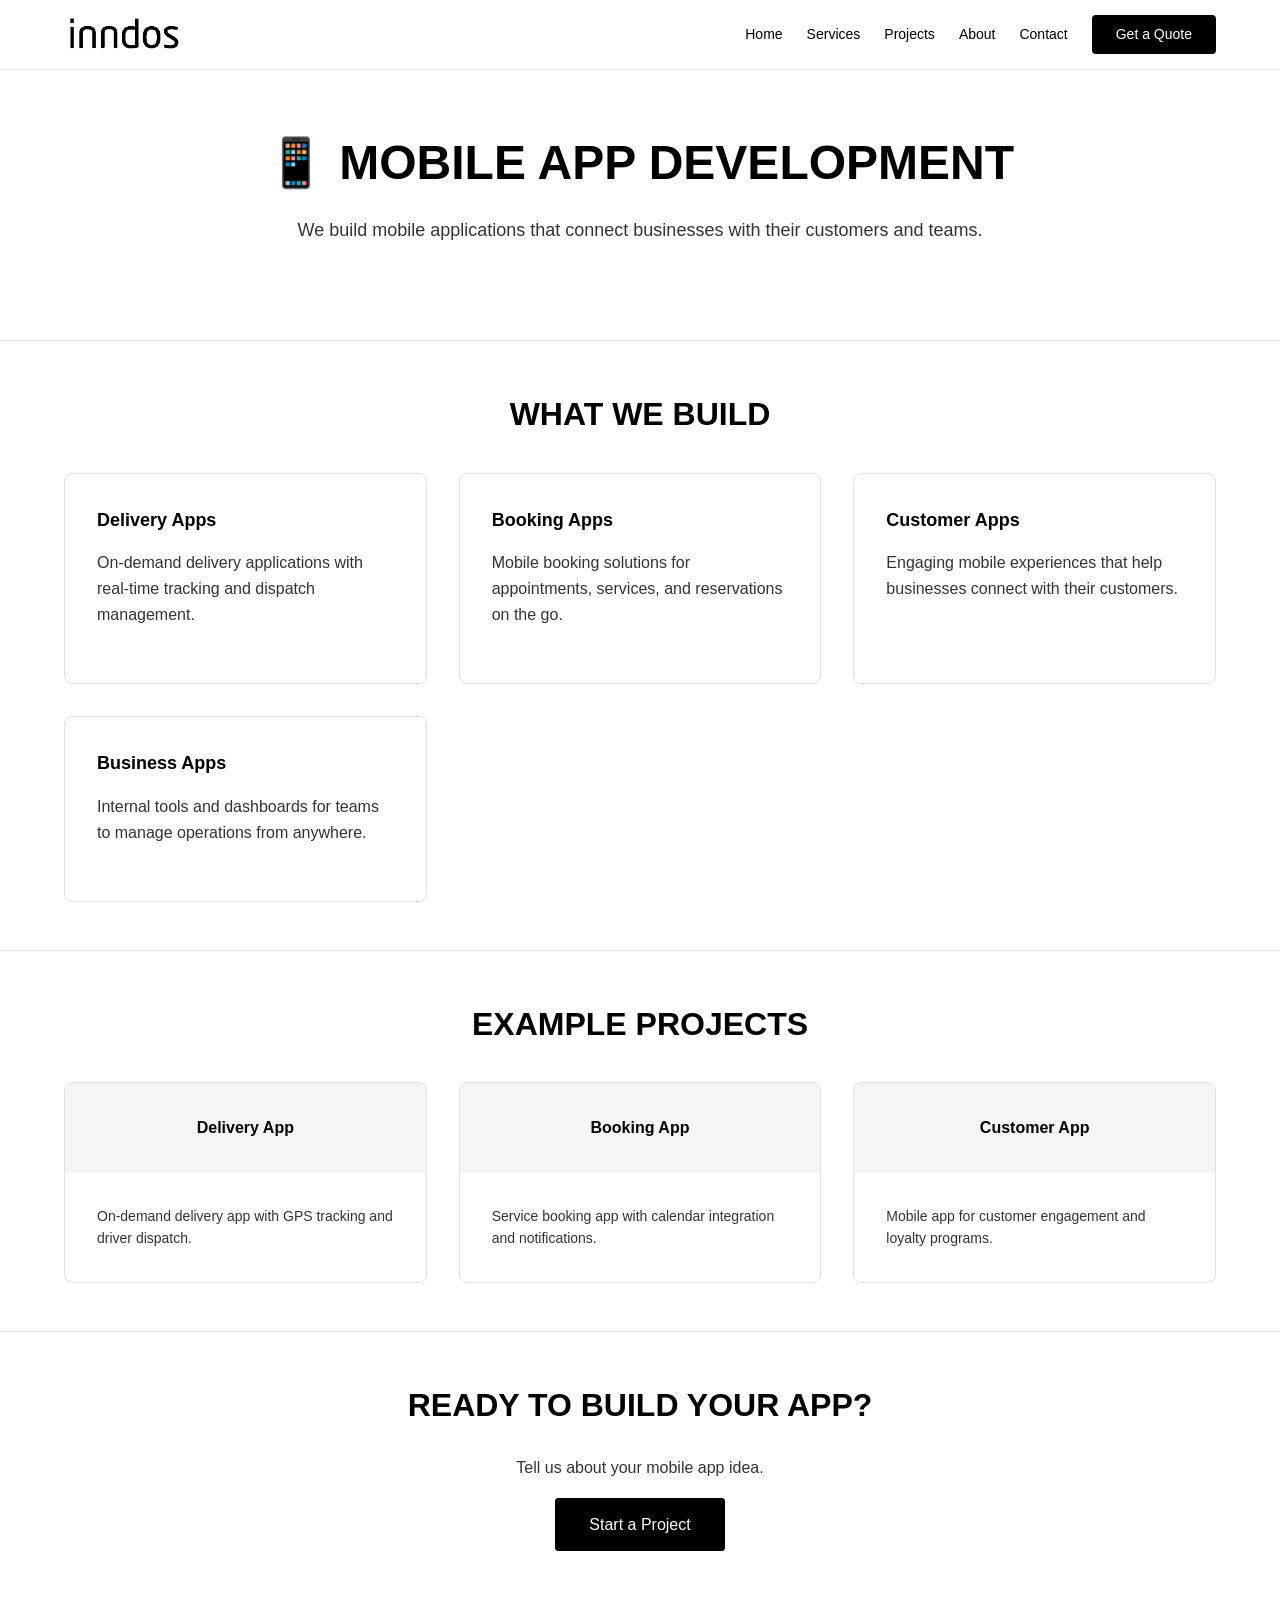
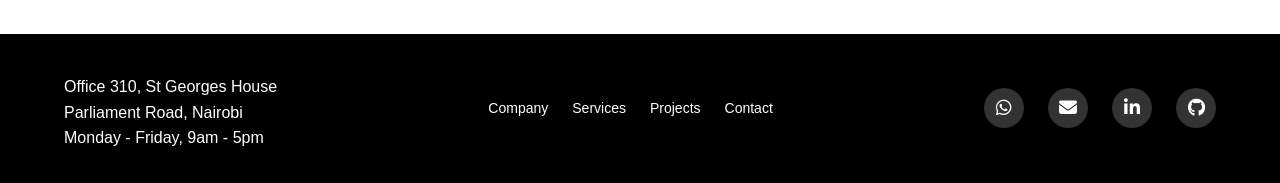
<file: services/mobile-development.html>
<!DOCTYPE html>
<html lang="en">
<head>
  <meta charset="UTF-8">
  <meta name="viewport" content="width=device-width, initial-scale=1.0">
  <title>Mobile App Development in Kenya | Fortisec Inndos</title>
  <meta name="description" content="Mobile app development services in Kenya. We build delivery apps, booking apps, customer apps and business applications for Android and iOS.">
  <meta name="keywords" content="mobile app development Kenya, Android app development, iOS app development, delivery apps, booking apps, Nairobi">
  <meta name="author" content="Fortisec Inndos">
  <meta name="robots" content="index, follow">
  <link rel="canonical" href="https://www.fortisecinndos.com/services/mobile-development/">
  <meta property="og:type" content="website">
  <meta property="og:title" content="Mobile App Development in Kenya | Fortisec Inndos">
  <meta property="og:description" content="Mobile app development services in Kenya. We build delivery apps, booking apps, customer apps and business applications.">
  <meta property="og:url" content="https://www.fortisecinndos.com/services/mobile-development/">
  <meta property="og:image" content="https://www.fortisecinndos.com/assets/images/og-image.jpg">
  <meta property="og:site_name" content="Fortisec Inndos">
  <meta name="twitter:card" content="summary_large_image">
  <meta name="twitter:title" content="Mobile App Development in Kenya | Fortisec Inndos">
  <meta name="twitter:description" content="Mobile app development services in Kenya. We build delivery apps, booking apps, customer apps and business applications.">
  <meta name="twitter:image" content="https://www.fortisecinndos.com/assets/images/og-image.jpg">
  <link rel="stylesheet" href="../css/styles.css">
  <link rel="stylesheet" href="https://cdnjs.cloudflare.com/ajax/libs/font-awesome/6.5.1/css/all.min.css">
</head>
<body>
  <nav class="navbar">
    <div class="container">
      <a href="../index.html" class="navbar-logo">
        <img src="../assets/images/logo.png" alt="Fortisec Inndos Logo">
      </a>
      <div class="hamburger" onclick="toggleMenu()">
        <span></span>
        <span></span>
        <span></span>
      </div>
      <div class="navbar-nav">
        <a href="../index.html">Home</a>
        <a href="index.html">Services</a>
        <a href="../projects.html">Projects</a>
        <a href="../about.html">About</a>
        <a href="../contact.html">Contact</a>
        <a href="../contact.html" class="btn-quote">Get a Quote</a>
      </div>
    </div>
  </nav>
  <section class="hero">
    <div class="container">
      <h1>📱 MOBILE APP DEVELOPMENT</h1>
      <p>We build mobile applications that connect businesses with their customers and teams.</p>
    </div>
  </section>
  <section class="section">
    <div class="container">
      <h2 class="section-title">WHAT WE BUILD</h2>
      <div class="services-grid">
        <div class="service-card">
          <h3>Delivery Apps</h3>
          <p>On-demand delivery applications with real-time tracking and dispatch management.</p>
        </div>
        <div class="service-card">
          <h3>Booking Apps</h3>
          <p>Mobile booking solutions for appointments, services, and reservations on the go.</p>
        </div>
        <div class="service-card">
          <h3>Customer Apps</h3>
          <p>Engaging mobile experiences that help businesses connect with their customers.</p>
        </div>
        <div class="service-card">
          <h3>Business Apps</h3>
          <p>Internal tools and dashboards for teams to manage operations from anywhere.</p>
        </div>
      </div>
    </div>
  </section>
  <section class="section">
    <div class="container">
      <h2 class="section-title">EXAMPLE PROJECTS</h2>
      <div class="projects-grid">
        <div class="project-card">
          <div class="project-card-header">Delivery App</div>
          <div class="project-card-body">
            <p>On-demand delivery app with GPS tracking and driver dispatch.</p>
          </div>
        </div>
        <div class="project-card">
          <div class="project-card-header">Booking App</div>
          <div class="project-card-body">
            <p>Service booking app with calendar integration and notifications.</p>
          </div>
        </div>
        <div class="project-card">
          <div class="project-card-header">Customer App</div>
          <div class="project-card-body">
            <p>Mobile app for customer engagement and loyalty programs.</p>
          </div>
        </div>
      </div>
    </div>
  </section>
  <section class="section cta-section">
    <div class="container">
      <h2>READY TO BUILD YOUR APP?</h2>
      <p>Tell us about your mobile app idea.</p>
      <a href="../contact.html" class="btn-primary">Start a Project</a>
    </div>
  </section>
  <footer class="footer">
    <div class="container">
      <div class="footer-content">
        <div class="footer-direction">
          <p>Office 310, St Georges House<br>Parliament Road, Nairobi<br>Monday - Friday, 9am - 5pm</p>
        </div>
        <div class="footer-links">
          <a href="../about.html">Company</a>
          <a href="index.html">Services</a>
          <a href="../projects.html">Projects</a>
          <a href="../contact.html">Contact</a>
        </div>
        <div class="footer-social">
          <a href="https://wa.me/14155552671?text=Hi%2C%20I%27d%20like%20to%20know%20more"
            target="_blank"
            rel="noopener noreferrer"
            aria-label="WhatsApp">
            <i class="fab fa-whatsapp"></i>
          </a>
          <a href="mailto:support@inndos.com?subject=Enquiry&body=Hi%2C%20I%27d%20like%20to%20know%20more"
            target="_blank"
            rel="noopener noreferrer"
            aria-label="Email">
            <i class="fas fa-envelope"></i>
          </a>
          <a href="https://www.linkedin.com/in/your-username"
            target="_blank"
            rel="noopener noreferrer"
            aria-label="LinkedIn">
            <i class="fab fa-linkedin-in"></i>
          </a>
          <a href="https://github.com/your-username"
            target="_blank"
            rel="noopener noreferrer"
            aria-label="GitHub">
            <i class="fab fa-github"></i>
          </a>
        </div>
      </div>
    </div>
  </footer>
  <script>
    function toggleMenu() {
      const hamburger = document.querySelector('.hamburger');
      const nav = document.querySelector('.navbar-nav');
      hamburger.classList.toggle('active');
      nav.classList.toggle('active');
    }
  </script>
</body>
</html>
</file>
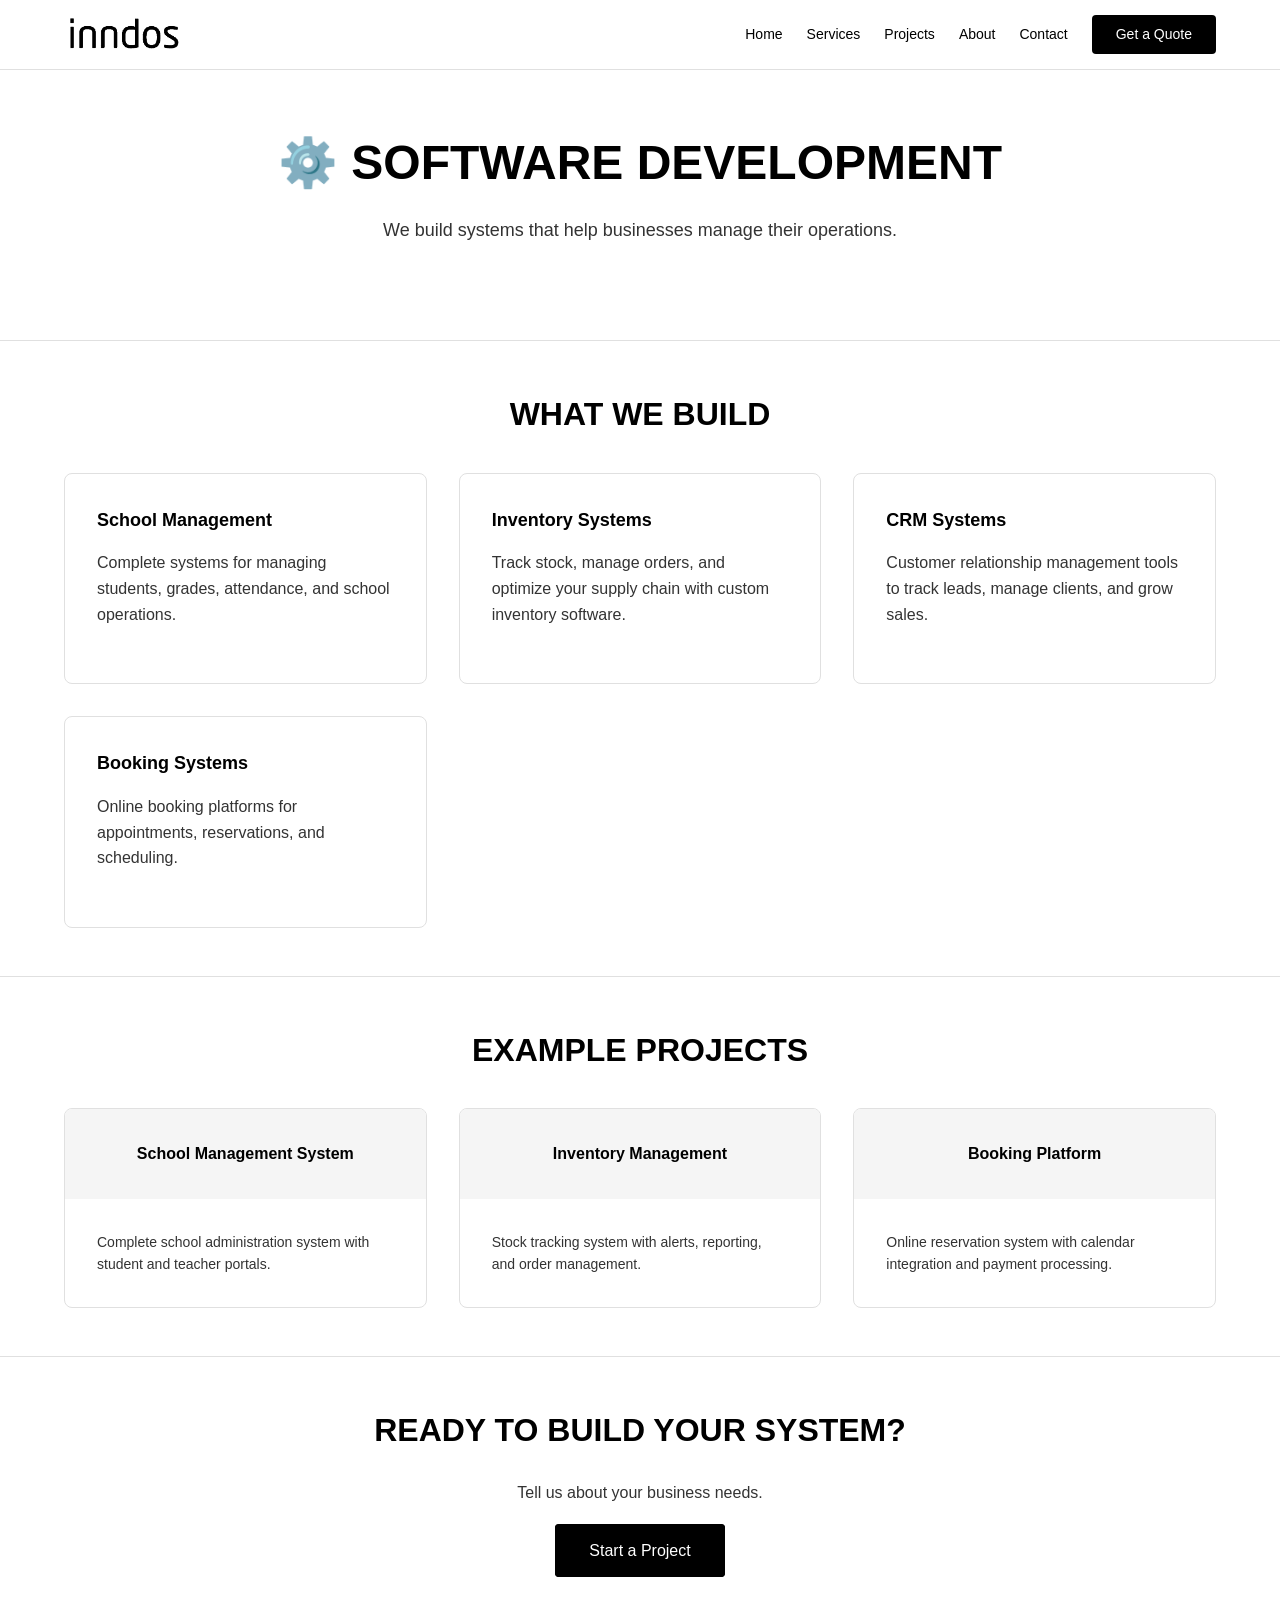
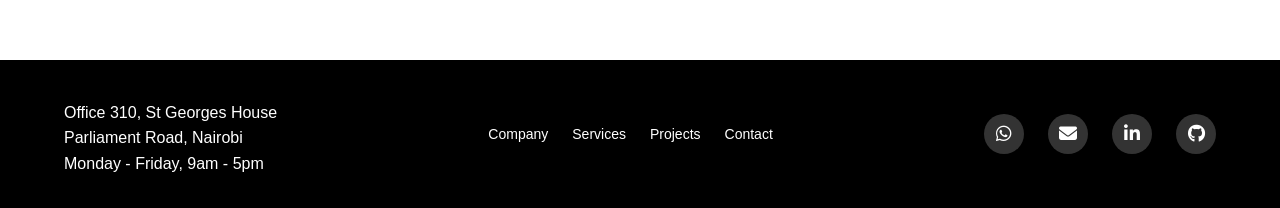
<file: services/software-development.html>
<!DOCTYPE html>
<html lang="en">
<head>
  <meta charset="UTF-8">
  <meta name="viewport" content="width=device-width, initial-scale=1.0">
  <title>Custom Software Development in Kenya | Fortisec Inndos</title>
  <meta name="description" content="Custom software development services in Kenya. We build school management systems, inventory systems, CRM, booking systems and business automation software.">
  <meta name="keywords" content="software development Kenya, custom software, school management system, inventory system, CRM, booking system, Nairobi">
  <meta name="author" content="Fortisec Inndos">
  <meta name="robots" content="index, follow">
  <link rel="canonical" href="https://www.fortisecinndos.com/services/software-development/">
  <meta property="og:type" content="website">
  <meta property="og:title" content="Custom Software Development in Kenya | Fortisec Inndos">
  <meta property="og:description" content="Custom software development services in Kenya. We build school management systems, inventory systems, CRM and booking systems.">
  <meta property="og:url" content="https://www.fortisecinndos.com/services/software-development/">
  <meta property="og:image" content="https://www.fortisecinndos.com/assets/images/og-image.jpg">
  <meta property="og:site_name" content="Fortisec Inndos">
  <meta name="twitter:card" content="summary_large_image">
  <meta name="twitter:title" content="Custom Software Development in Kenya | Fortisec Inndos">
  <meta name="twitter:description" content="Custom software development services in Kenya. We build school management systems, inventory systems, CRM and booking systems.">
  <meta name="twitter:image" content="https://www.fortisecinndos.com/assets/images/og-image.jpg">
  <link rel="stylesheet" href="../css/styles.css">
  <link rel="stylesheet" href="https://cdnjs.cloudflare.com/ajax/libs/font-awesome/6.5.1/css/all.min.css">
</head>
<body>
  <nav class="navbar">
    <div class="container">
      <a href="../index.html" class="navbar-logo">
        <img src="../assets/images/logo.png" alt="Fortisec Inndos Logo">
      </a>
      <div class="hamburger" onclick="toggleMenu()">
        <span></span>
        <span></span>
        <span></span>
      </div>
      <div class="navbar-nav">
        <a href="../index.html">Home</a>
        <a href="index.html">Services</a>
        <a href="../projects.html">Projects</a>
        <a href="../about.html">About</a>
        <a href="../contact.html">Contact</a>
        <a href="../contact.html" class="btn-quote">Get a Quote</a>
      </div>
    </div>
  </nav>
  <section class="hero">
    <div class="container">
      <h1>⚙️ SOFTWARE DEVELOPMENT</h1>
      <p>We build systems that help businesses manage their operations.</p>
    </div>
  </section>
  <section class="section">
    <div class="container">
      <h2 class="section-title">WHAT WE BUILD</h2>
      <div class="services-grid">
        <div class="service-card">
          <h3>School Management</h3>
          <p>Complete systems for managing students, grades, attendance, and school operations.</p>
        </div>
        <div class="service-card">
          <h3>Inventory Systems</h3>
          <p>Track stock, manage orders, and optimize your supply chain with custom inventory software.</p>
        </div>
        <div class="service-card">
          <h3>CRM Systems</h3>
          <p>Customer relationship management tools to track leads, manage clients, and grow sales.</p>
        </div>
        <div class="service-card">
          <h3>Booking Systems</h3>
          <p>Online booking platforms for appointments, reservations, and scheduling.</p>
        </div>
      </div>
    </div>
  </section>
  <section class="section">
    <div class="container">
      <h2 class="section-title">EXAMPLE PROJECTS</h2>
      <div class="projects-grid">
        <div class="project-card">
          <div class="project-card-header">School Management System</div>
          <div class="project-card-body">
            <p>Complete school administration system with student and teacher portals.</p>
          </div>
        </div>
        <div class="project-card">
          <div class="project-card-header">Inventory Management</div>
          <div class="project-card-body">
            <p>Stock tracking system with alerts, reporting, and order management.</p>
          </div>
        </div>
        <div class="project-card">
          <div class="project-card-header">Booking Platform</div>
          <div class="project-card-body">
            <p>Online reservation system with calendar integration and payment processing.</p>
          </div>
        </div>
      </div>
    </div>
  </section>
  <section class="section cta-section">
    <div class="container">
      <h2>READY TO BUILD YOUR SYSTEM?</h2>
      <p>Tell us about your business needs.</p>
      <a href="../contact.html" class="btn-primary">Start a Project</a>
    </div>
  </section>
  <footer class="footer">
    <div class="container">
      <div class="footer-content">
        <div class="footer-direction">
          <p>Office 310, St Georges House<br>Parliament Road, Nairobi<br>Monday - Friday, 9am - 5pm</p>
        </div>
        <div class="footer-links">
          <a href="../about.html">Company</a>
          <a href="index.html">Services</a>
          <a href="../projects.html">Projects</a>
          <a href="../contact.html">Contact</a>
        </div>
        <div class="footer-social">
          <a href="https://wa.me/14155552671?text=Hi%2C%20I%27d%20like%20to%20know%20more"
            target="_blank"
            rel="noopener noreferrer"
            aria-label="WhatsApp">
            <i class="fab fa-whatsapp"></i>
          </a>
          <a href="mailto:support@inndos.com?subject=Enquiry&body=Hi%2C%20I%27d%20like%20to%20know%20more"
            target="_blank"
            rel="noopener noreferrer"
            aria-label="Email">
            <i class="fas fa-envelope"></i>
          </a>
          <a href="https://www.linkedin.com/in/your-username"
            target="_blank"
            rel="noopener noreferrer"
            aria-label="LinkedIn">
            <i class="fab fa-linkedin-in"></i>
          </a>
          <a href="https://github.com/your-username"
            target="_blank"
            rel="noopener noreferrer"
            aria-label="GitHub">
            <i class="fab fa-github"></i>
          </a>
        </div>
      </div>
    </div>
  </footer>
  <script>
    function toggleMenu() {
      const hamburger = document.querySelector('.hamburger');
      const nav = document.querySelector('.navbar-nav');
      hamburger.classList.toggle('active');
      nav.classList.toggle('active');
    }
  </script>
</body>
</html>
</file>
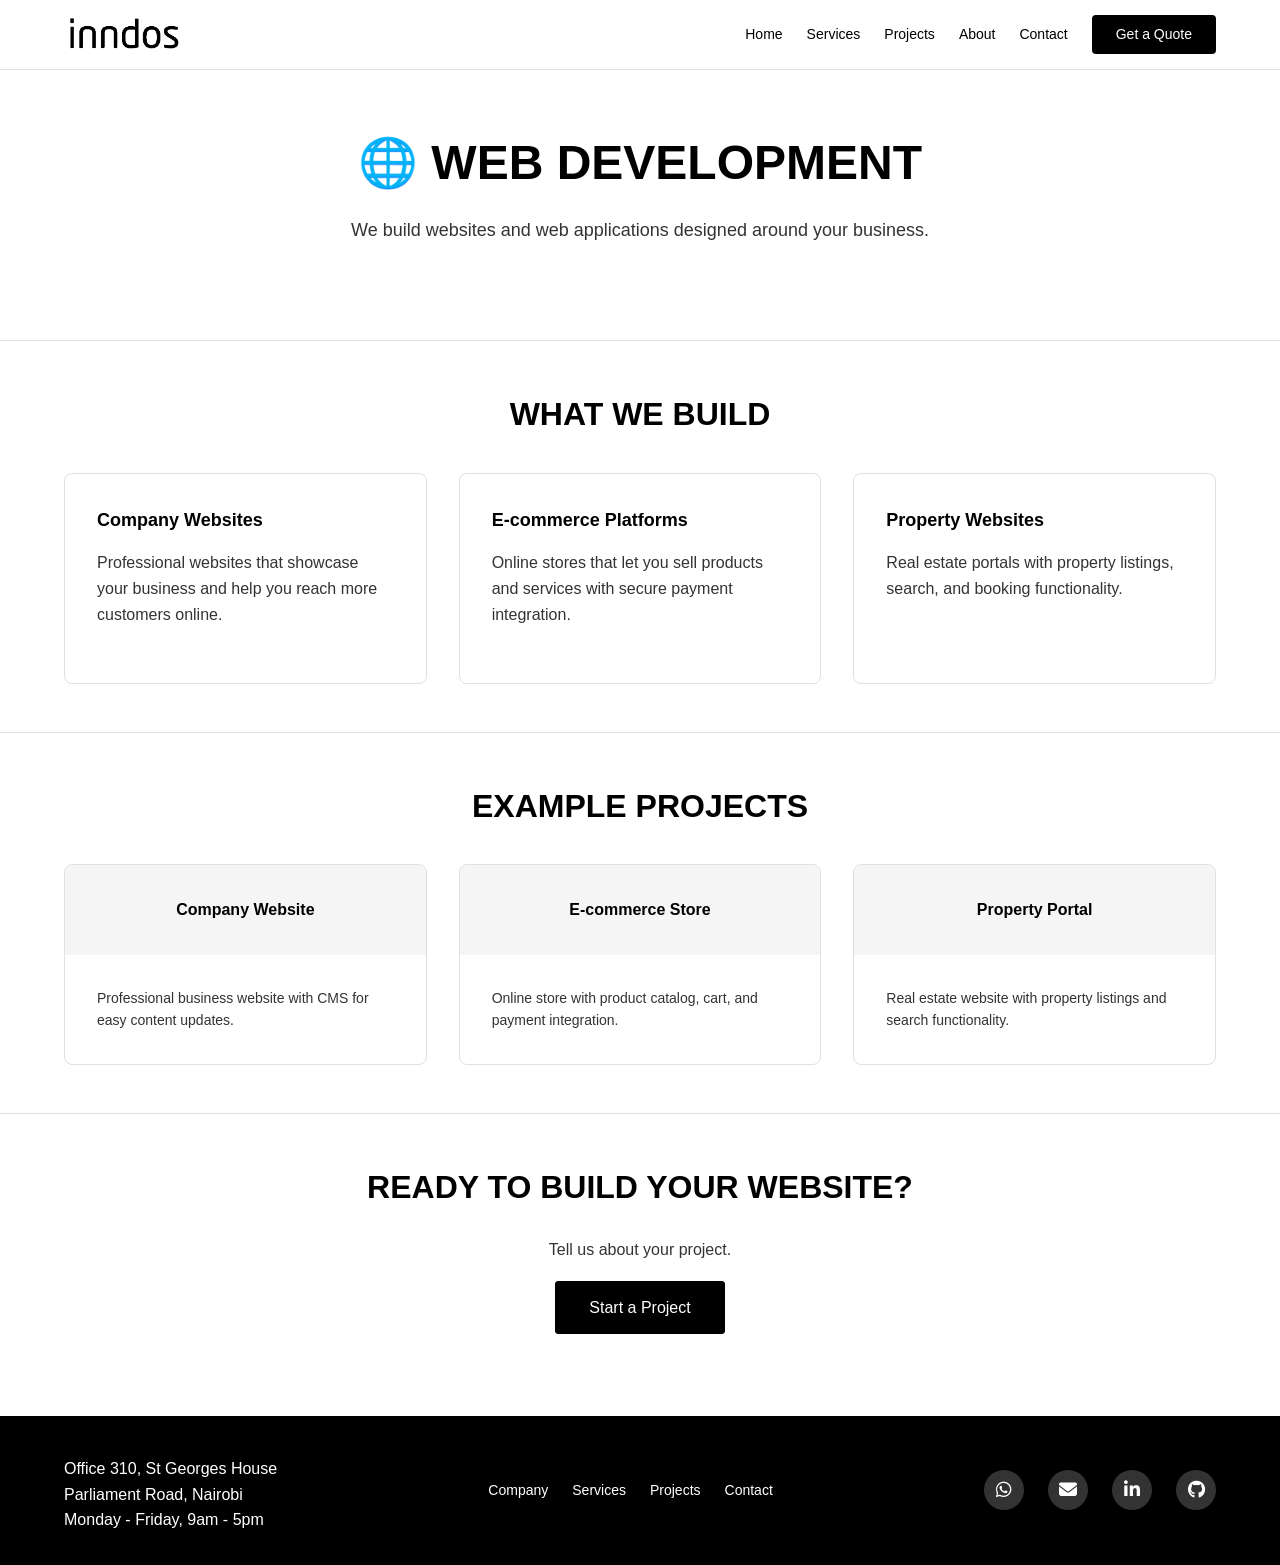
<file: services/web-development.html>
<!DOCTYPE html>
<html lang="en">
<head>
  <meta charset="UTF-8">
  <meta name="viewport" content="width=device-width, initial-scale=1.0">
  <title>Web Development Services in Kenya | Fortisec Inndos</title>
  <meta name="description" content="Professional web development services in Kenya. We build company websites, e-commerce platforms, web applications and customer portals.">
  <meta name="keywords" content="web development Kenya, web design, company websites, e-commerce, web applications, Nairobi">
  <meta name="author" content="Fortisec Inndos">
  <meta name="robots" content="index, follow">
  <link rel="canonical" href="https://www.fortisecinndos.com/services/web-development/">
  <meta property="og:type" content="website">
  <meta property="og:title" content="Web Development Services in Kenya | Fortisec Inndos">
  <meta property="og:description" content="Professional web development services in Kenya. We build company websites, e-commerce platforms and web applications.">
  <meta property="og:url" content="https://www.fortisecinndos.com/services/web-development/">
  <meta property="og:image" content="https://www.fortisecinndos.com/assets/images/og-image.jpg">
  <meta property="og:site_name" content="Fortisec Inndos">
  <meta name="twitter:card" content="summary_large_image">
  <meta name="twitter:title" content="Web Development Services in Kenya | Fortisec Inndos">
  <meta name="twitter:description" content="Professional web development services in Kenya. We build company websites, e-commerce platforms and web applications.">
  <meta name="twitter:image" content="https://www.fortisecinndos.com/assets/images/og-image.jpg">
  <link rel="stylesheet" href="../css/styles.css">
  <link rel="stylesheet" href="https://cdnjs.cloudflare.com/ajax/libs/font-awesome/6.5.1/css/all.min.css">
</head>
<body>
  <nav class="navbar">
    <div class="container">
      <a href="../index.html" class="navbar-logo">
        <img src="../assets/images/logo.png" alt="Fortisec Inndos Logo">
      </a>
      <div class="hamburger" onclick="toggleMenu()">
        <span></span>
        <span></span>
        <span></span>
      </div>
      <div class="navbar-nav">
        <a href="../index.html">Home</a>
        <a href="index.html">Services</a>
        <a href="../projects.html">Projects</a>
        <a href="../about.html">About</a>
        <a href="../contact.html">Contact</a>
        <a href="../contact.html" class="btn-quote">Get a Quote</a>
      </div>
    </div>
  </nav>
  <section class="hero">
    <div class="container">
      <h1>🌐 WEB DEVELOPMENT</h1>
      <p>We build websites and web applications designed around your business.</p>
    </div>
  </section>
  <section class="section">
    <div class="container">
      <h2 class="section-title">WHAT WE BUILD</h2>
      <div class="services-grid">
        <div class="service-card">
          <h3>Company Websites</h3>
          <p>Professional websites that showcase your business and help you reach more customers online.</p>
        </div>
        <div class="service-card">
          <h3>E-commerce Platforms</h3>
          <p>Online stores that let you sell products and services with secure payment integration.</p>
        </div>
        <div class="service-card">
          <h3>Property Websites</h3>
          <p>Real estate portals with property listings, search, and booking functionality.</p>
        </div>
      </div>
    </div>
  </section>
  <section class="section">
    <div class="container">
      <h2 class="section-title">EXAMPLE PROJECTS</h2>
      <div class="projects-grid">
        <div class="project-card">
          <div class="project-card-header">Company Website</div>
          <div class="project-card-body">
            <p>Professional business website with CMS for easy content updates.</p>
          </div>
        </div>
        <div class="project-card">
          <div class="project-card-header">E-commerce Store</div>
          <div class="project-card-body">
            <p>Online store with product catalog, cart, and payment integration.</p>
          </div>
        </div>
        <div class="project-card">
          <div class="project-card-header">Property Portal</div>
          <div class="project-card-body">
            <p>Real estate website with property listings and search functionality.</p>
          </div>
        </div>
      </div>
    </div>
  </section>
  <section class="section cta-section">
    <div class="container">
      <h2>READY TO BUILD YOUR WEBSITE?</h2>
      <p>Tell us about your project.</p>
      <a href="../contact.html" class="btn-primary">Start a Project</a>
    </div>
  </section>
  <footer class="footer">
    <div class="container">
      <div class="footer-content">
        <div class="footer-direction">
          <p>Office 310, St Georges House<br>Parliament Road, Nairobi<br>Monday - Friday, 9am - 5pm</p>
        </div>
        <div class="footer-links">
          <a href="../about.html">Company</a>
          <a href="index.html">Services</a>
          <a href="../projects.html">Projects</a>
          <a href="../contact.html">Contact</a>
        </div>
        <div class="footer-social">
          <a href="https://wa.me/14155552671?text=Hi%2C%20I%27d%20like%20to%20know%20more"
            target="_blank"
            rel="noopener noreferrer"
            aria-label="WhatsApp">
            <i class="fab fa-whatsapp"></i>
          </a>
          <a href="mailto:support@inndos.com?subject=Enquiry&body=Hi%2C%20I%27d%20like%20to%20know%20more"
            target="_blank"
            rel="noopener noreferrer"
            aria-label="Email">
            <i class="fas fa-envelope"></i>
          </a>
          <a href="https://www.linkedin.com/in/your-username"
            target="_blank"
            rel="noopener noreferrer"
            aria-label="LinkedIn">
            <i class="fab fa-linkedin-in"></i>
          </a>
          <a href="https://github.com/your-username"
            target="_blank"
            rel="noopener noreferrer"
            aria-label="GitHub">
            <i class="fab fa-github"></i>
          </a>
        </div>
      </div>
    </div>
  </footer>
  <script>
    function toggleMenu() {
      const hamburger = document.querySelector('.hamburger');
      const nav = document.querySelector('.navbar-nav');
      hamburger.classList.toggle('active');
      nav.classList.toggle('active');
    }
  </script>
</body>
</html>
</file>
<file: css/styles.css>
:root {
  --color-bg: #ffffff;
  --color-text: #000000;
  --color-text-secondary: #333333;
  --color-accent: #000000;
  --color-accent-hover: #f1e6e6;
  --color-border: #e0e0e0;
  --color-light-gray: #f5f5f5;
  --font-family: 'Inter', -apple-system, BlinkMacSystemFont, 'Segoe UI', Roboto, sans-serif;
  --font-size-base: 16px;
  --font-size-small: 14px;
  --font-size-large: 18px;
  --font-size-xl: 24px;
  --font-size-xxl: 32px;
  --font-size-hero: 48px;
  --spacing-xs: 8px;
  --spacing-sm: 16px;
  --spacing-md: 24px;
  --spacing-lg: 32px;
  --spacing-xl: 48px;
  --spacing-xxl: 64px;
  --max-width: 1200px;
  --nav-height: 70px;
  --color-footer-bg: #000000;
  --color-footer-text: #ffffff;
  --color-icon-bg: #333333;
}
* {
  margin: 0;
  padding: 0;
  box-sizing: border-box;
}
body {
  font-family: var(--font-family);
  font-size: var(--font-size-base);
  color: var(--color-text);
  background-color: var(--color-bg);
  line-height: 1.6;
}
a {
  color: var(--color-text);
  text-decoration: none;
}
a:hover {
  color: var(--color-text-secondary);
}
.container {
  max-width: var(--max-width);
  margin: 0 auto;
  padding: 0 var(--spacing-md);
}
.navbar {
  height: var(--nav-height);
  border-bottom: 1px solid var(--color-border);
  display: flex;
  align-items: center;
  position: sticky;
  top: 0;
  background-color: var(--color-bg);
  z-index: 1000;
}
.navbar .container {
  display: flex;
  justify-content: space-between;
  align-items: center;
  width: 100%;
}
.navbar-logo {
  font-size: var(--font-size-large);
  font-weight: 700;
  display: flex;
  align-items: center;
  gap: var(--spacing-sm);
}
.navbar-logo img {
  height: 40px;
  width: auto;
}
.navbar-nav {
  display: flex;
  gap: var(--spacing-md);
  align-items: center;
}
.navbar-nav a {
  font-size: var(--font-size-small);
  color: var(--color-text);
}
.navbar-nav a:hover {
  color: var(--color-text-secondary);
}
.hamburger {
  display: none;
  flex-direction: column;
  cursor: pointer;
  gap: 5px;
  padding: 5px;
}
.hamburger span {
  width: 25px;
  height: 3px;
  background-color: var(--color-text);
  transition: all 0.3s ease;
}
.hamburger.active span:nth-child(1) {
  transform: rotate(45deg) translate(5px, 5px);
}
.hamburger.active span:nth-child(2) {
  opacity: 0;
}
.hamburger.active span:nth-child(3) {
  transform: rotate(-45deg) translate(5px, -5px);
}
.btn-quote {
  background-color: var(--color-accent);
  color: var(--color-bg) !important;
  padding: var(--spacing-xs) var(--spacing-md);
  border-radius: 4px;
  font-weight: 500;
}
.btn-quote:hover {
  background-color: var(--color-accent-hover);
  color: var(--color-text) !important;
}
.hero {
  padding: var(--spacing-xxl) 0;
  text-align: center;
}
.hero h1 {
  font-size: var(--font-size-hero);
  font-weight: 700;
  margin-bottom: var(--spacing-md);
  line-height: 1.2;
}
.hero p {
  font-size: var(--font-size-large);
  color: var(--color-text-secondary);
  max-width: 700px;
  margin: 0 auto var(--spacing-lg);
}
.hero-buttons {
  display: flex;
  gap: var(--spacing-md);
  justify-content: center;
}
.btn-primary {
  background-color: var(--color-accent);
  color: var(--color-bg);
  padding: var(--spacing-sm) var(--spacing-lg);
  border-radius: 4px;
  font-weight: 500;
  border: 2px solid var(--color-accent);
}
.btn-primary:hover {
  background-color: var(--color-accent-hover);
  border-color: var(--color-accent-hover);
  color: var(--color-accent);
}
.btn-secondary {
  background-color: transparent;
  color: var(--color-text);
  padding: var(--spacing-sm) var(--spacing-lg);
  border-radius: 4px;
  font-weight: 500;
  border: 2px solid var(--color-accent);
}
.btn-secondary:hover {
  background-color: var(--color-light-gray);
}
.section {
  padding: var(--spacing-xl) 0;
  border-top: 1px solid var(--color-border);
}
.section-title {
  font-size: var(--font-size-xxl);
  font-weight: 700;
  margin-bottom: var(--spacing-lg);
  text-align: center;
}
.services-grid {
  display: grid;
  grid-template-columns: repeat(auto-fit, minmax(300px, 1fr));
  gap: var(--spacing-lg);
  margin-top: var(--spacing-lg);
}
.service-card {
  padding: var(--spacing-lg);
  border: 1px solid var(--color-border);
  border-radius: 8px;
}
.service-number {
  font-size: var(--font-size-xl);
  font-weight: 700;
  margin-bottom: var(--spacing-sm);
}
.service-card h3 {
  font-size: var(--font-size-large);
  font-weight: 600;
  margin-bottom: var(--spacing-sm);
}
.service-card p {
  color: var(--color-text-secondary);
  margin-bottom: var(--spacing-md);
}
.service-list {
  list-style: none;
  margin-bottom: var(--spacing-md);
}
.service-list li {
  padding: var(--spacing-xs) 0;
  color: var(--color-text-secondary);
}
.service-list li::before {
  content: "• ";
  color: var(--color-accent);
}
.btn-learn-more {
  color: var(--color-text);
  font-weight: 500;
  display: inline-flex;
  align-items: center;
  gap: var(--spacing-xs);
}
.btn-learn-more:hover {
  color: var(--color-text-secondary);
}
.what-we-build {
  display: grid;
  grid-template-columns: repeat(auto-fit, minmax(200px, 1fr));
  gap: var(--spacing-md);
  margin-top: var(--spacing-lg);
}
.build-item {
  text-align: center;
  padding: var(--spacing-md);
  background-color: var(--color-light-gray);
  border-radius: 8px;
}
.build-item strong {
  display: block;
  font-size: var(--font-size-large);
  margin-bottom: var(--spacing-xs);
}
.projects-grid {
  display: grid;
  grid-template-columns: repeat(auto-fit, minmax(300px, 1fr));
  gap: var(--spacing-lg);
  margin-top: var(--spacing-lg);
}
.project-card {
  border: 1px solid var(--color-border);
  border-radius: 8px;
  overflow: hidden;
}
.project-card-header {
  background-color: var(--color-light-gray);
  padding: var(--spacing-lg);
  text-align: center;
  font-weight: 600;
}
.project-card-body {
  padding: var(--spacing-lg);
}
.project-card-body p {
  color: var(--color-text-secondary);
  font-size: var(--font-size-small);
}
.view-all {
  display: block;
  text-align: center;
  margin-top: var(--spacing-lg);
  font-weight: 500;
}
.process-steps {
  display: grid;
  grid-template-columns: repeat(auto-fit, minmax(150px, 1fr));
  gap: var(--spacing-md);
  margin-top: var(--spacing-lg);
}
.step {
  text-align: center;
  padding: var(--spacing-md);
}
.step-number {
  font-size: var(--font-size-xl);
  font-weight: 700;
  margin-bottom: var(--spacing-xs);
}
.step-title {
  font-weight: 600;
}
.cta-section {
  text-align: center;
  padding: var(--spacing-xl) 0;
}
.cta-section h2 {
  font-size: var(--font-size-xxl);
  font-weight: 700;
  margin-bottom: var(--spacing-md);
}
.cta-section p {
  color: var(--color-text-secondary);
  margin-bottom: var(--spacing-lg);
}
.footer {
  background-color: var(--color-footer-bg);
  padding: var(--spacing-lg) 0;
  margin-top: var(--spacing-xl);
}
.footer-content {
  display: flex;
  justify-content: space-between;
  align-items: center;
  flex-wrap: wrap;
  gap: var(--spacing-md);
}
.footer-direction {
  display: flex;
  gap: var(--spacing-md);
}
.footer-direction p {
  color: var(--color-footer-text);
  margin-top: 8px;
}
.footer-links {
  display: flex;
  gap: var(--spacing-md);
}
.footer-links a {
  color: var(--color-footer-text);
  font-size: var(--font-size-small);
}
.footer-links a:hover {
  color: #cccccc;
}
.footer-social {
  display: flex;
  gap: var(--spacing-md);
}
.footer-social a {
  display: flex;
  align-items: center;
  justify-content: center;
  width: 40px;
  height: 40px;
  background-color: var(--color-icon-bg);
  border-radius: 50%;
  color: var(--color-footer-text);
  font-size: var(--font-size-large);
  transition: background-color 0.3s ease;
}
.footer-social a:hover {
  background-color: #555555;
}
@media (max-width: 768px) {
  :root {
    --font-size-hero: 32px;
    --font-size-xxl: 24px;
    --font-size-xl: 20px;
  }
  .hamburger {
    display: flex;
  }
  .navbar-nav {
    display: none;
    position: absolute;
    top: var(--nav-height);
    left: 0;
    right: 0;
    background-color: var(--color-bg);
    flex-direction: column;
    padding: var(--spacing-md);
    border-bottom: 1px solid var(--color-border);
    gap: var(--spacing-sm);
  }
  .navbar-nav.active {
    display: flex;
  }
  .navbar-nav a {
    padding: var(--spacing-sm) 0;
    font-size: var(--font-size-base);
  }
  .hero-buttons {
    flex-direction: column;
  }
  .footer-content {
    flex-direction: column;
    text-align: center;
  }
}
</file>
